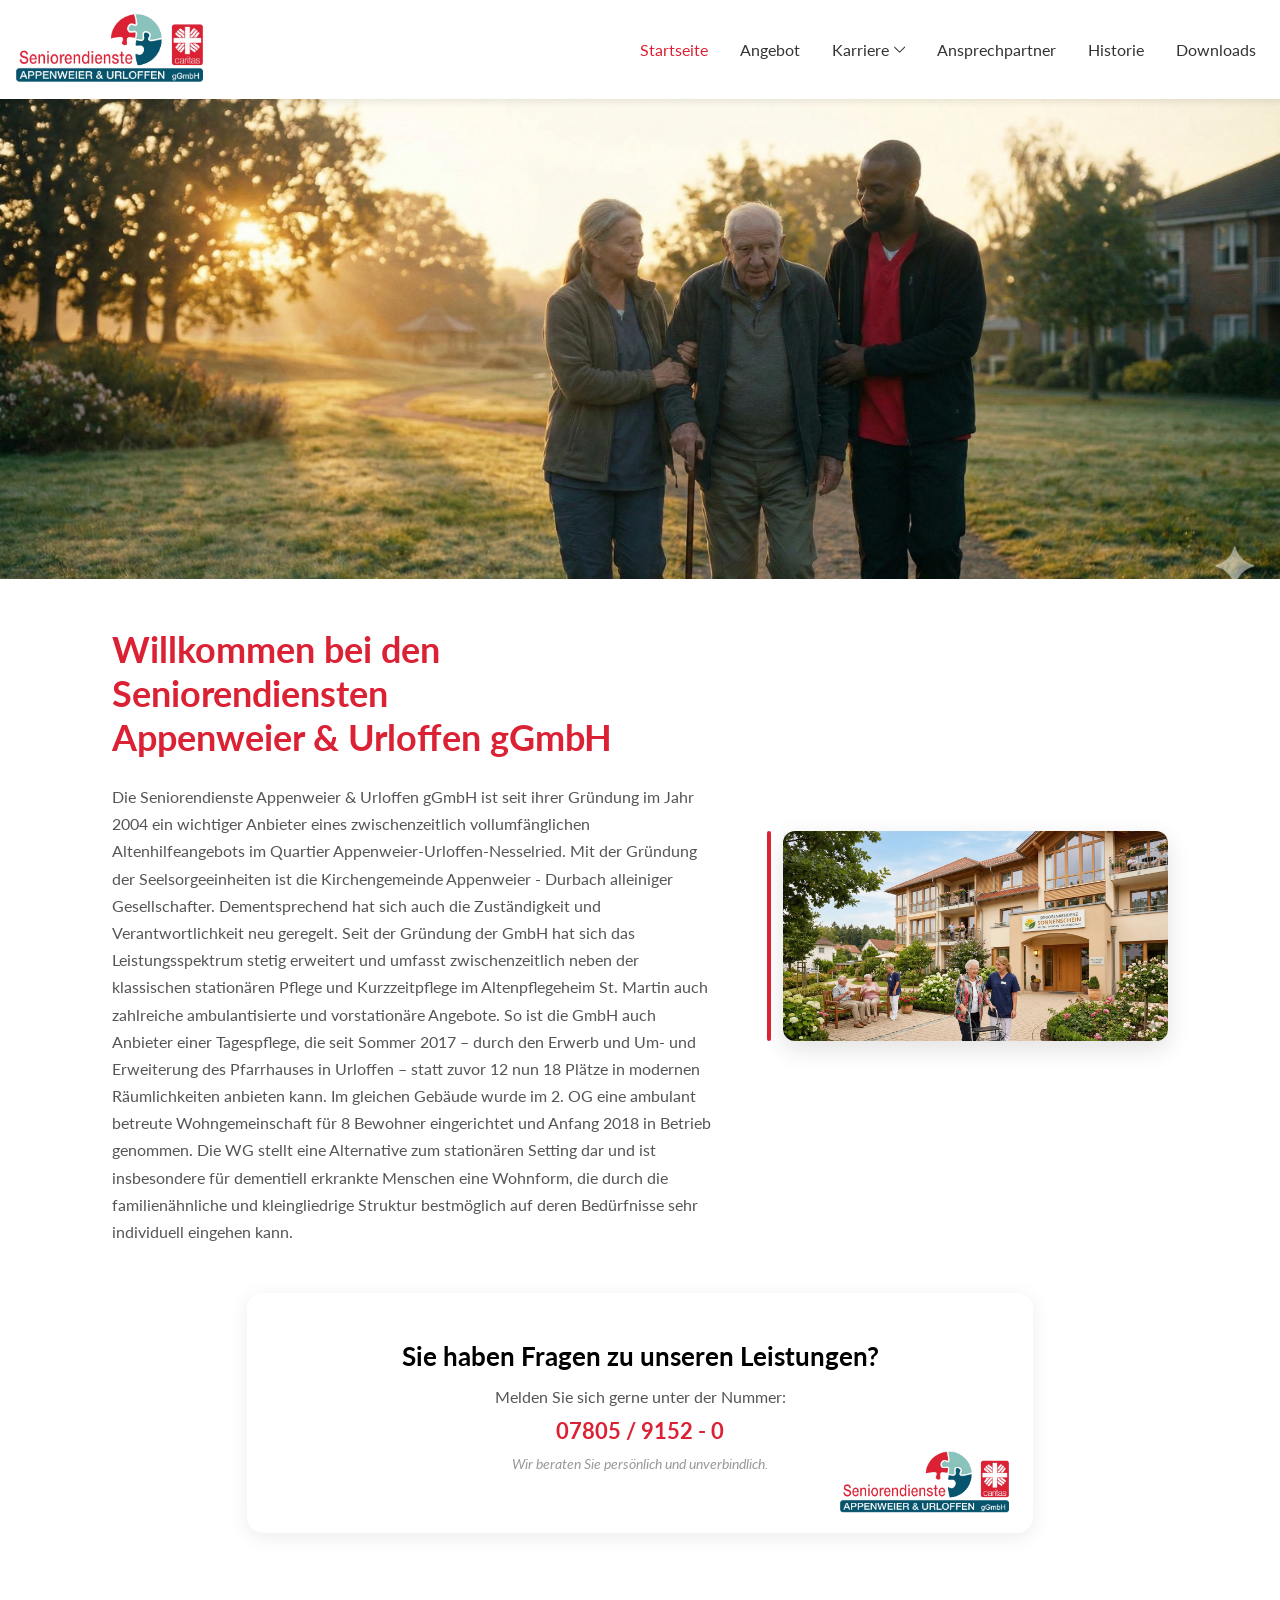
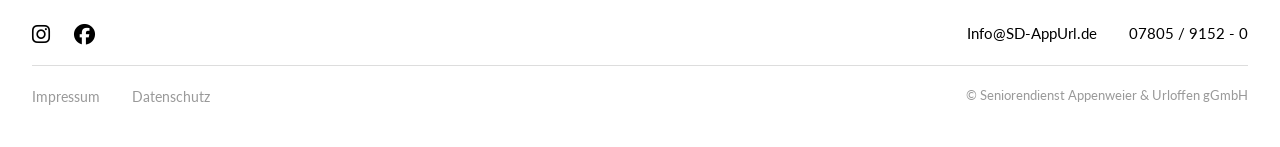
<file: index.html>
<!DOCTYPE html>
<html lang="de">
<head>
    <meta charset="UTF-8">
    <meta name="viewport" content="width=device-width, initial-scale=1.0">
    <title>Seniorendienste Appenweier &amp; Urloffen gGmbH</title>
    <link rel="preconnect" href="https://fonts.googleapis.com">
    <link rel="preconnect" href="https://fonts.gstatic.com" crossorigin>
    <link href="https://fonts.googleapis.com/css2?family=Lato:wght@400;700&display=swap" rel="stylesheet">
    <link rel="stylesheet" href="https://cdnjs.cloudflare.com/ajax/libs/font-awesome/6.5.1/css/all.min.css">
    <link rel="stylesheet" href="css/style.css">
    <link rel="stylesheet" href="css/pages/index.css">
</head>
<body>
    <nav class="navbar">
        <a href="#" class="navbar-logo">
            <img src="logo.png" alt="Seniorendienste Appenweier &amp; Url">
        </a>
        <button class="hamburger" aria-label="Menü" aria-expanded="false">
            <span></span>
            <span></span>
            <span></span>
        </button>
        <ul class="nav-links">
            <li><a href="#" class="active">Startseite</a></li>
            <li><a href="html/angebot.html">Angebot</a></li>
            <li class="nav-dropdown">
                <input type="checkbox" id="karriere_check" class="dropdown-checkbox">
                <label for="karriere_check" class="dropdown-label">
                    Karriere
                    <svg class="dropdown-pfeil" viewBox="0 0 330 330">
                        <path d="M250.606,154.389l-150-149.996c-5.857-5.858-15.355-5.858-21.213,0.001
                            c-5.857,5.858-5.857,15.355,0.001,21.213l139.393,139.39L79.393,304.394c-5.857,5.858-5.857,15.355,0.001,21.213
                            C82.322,328.536,86.161,330,90,330s7.678-1.464,10.607-4.394l149.999-150.004c2.814-2.813,4.394-6.628,4.394-10.606
                            C255,161.018,253.42,157.202,250.606,154.389z"/>
                    </svg>
                </label>
                <ul class="dropdown-menu">
                    <li><a href="#">Pflegefachkraft</a></li>
                    <li><a href="#">Pflegehilfskraft</a></li>
                    <li><a href="#">Alltagsbegleiter</a></li>
                    <li><a href="#">Ausbildung</a></li>
                    <li><a href="#">FSJ / BFD</a></li>
                    <li><a href="#">Hauswirtschaft</a></li>
                    <li><a href="#">Verwaltung</a></li>
                </ul>
            </li>
            <li><a href="html/ansprechpartner.html">Ansprechpartner</a></li>
            <li><a href="#">Historie</a></li>
            <li><a href="#">Downloads</a></li>
        </ul>
    </nav>
    <div class="overlay"></div>

    <div class="hero-image">
        <img src="startbild.webp" alt="Seniorendienste Appenweier &amp; Urloffen">
    </div>

    <main>
        <div class="intro-section">
            <div class="intro-text">
                <h1>Willkommen bei den Seniorendiensten <br>Appenweier &amp; Urloffen gGmbH</h1>
                <p>Die Seniorendienste Appenweier &amp; Urloffen gGmbH ist seit ihrer Gründung im Jahr 2004 ein wichtiger Anbieter eines zwischenzeitlich vollumfänglichen Altenhilfeangebots im Quartier Appenweier-Urloffen-Nesselried. Mit der Gründung der Seelsorgeeinheiten ist die Kirchengemeinde Appenweier - Durbach alleiniger Gesellschafter. Dementsprechend hat sich auch die Zuständigkeit und Verantwortlichkeit neu geregelt. Seit der Gründung der GmbH hat sich das Leistungsspektrum stetig erweitert und umfasst zwischenzeitlich neben der klassischen stationären Pflege und Kurzzeitpflege im Altenpflegeheim St. Martin auch zahlreiche ambulantisierte und vorstationäre Angebote. So ist die GmbH auch Anbieter einer Tagespflege, die seit Sommer 2017 – durch den Erwerb und Um- und Erweiterung des Pfarrhauses in Urloffen – statt zuvor 12 nun 18 Plätze in modernen Räumlichkeiten anbieten kann. Im gleichen Gebäude wurde im 2. OG eine ambulant betreute Wohngemeinschaft für 8 Bewohner eingerichtet und Anfang 2018 in Betrieb genommen. Die WG stellt eine Alternative zum stationären Setting dar und ist insbesondere für dementiell erkrankte Menschen eine Wohnform, die durch die familienähnliche und kleingliedrige Struktur bestmöglich auf deren Bedürfnisse sehr individuell eingehen kann.</p>
            </div>
            <div class="intro-image">
                <img src="pflegeheim.webp" alt="Pflegeheim Seniorendienste">
            </div>
        </div>
    </main>

    <div class="fragen-wrapper">
        <div class="fragen-box">
            <div class="fragen-text">
                <h2>Sie haben Fragen zu unseren Leistungen?</h2>
                <p>Melden Sie sich gerne unter der Nummer:</p>
                <a href="tel:+497805915200" class="fragen-tel">07805 / 9152 - 0</a>
                <p class="fragen-hinweis">Wir beraten Sie persönlich und unverbindlich.</p>
            </div>
            <div class="fragen-logo">
                <img src="logo.png" alt="Seniorendienste Logo">
            </div>
        </div>
    </div>

    <div class="footer-wrapper">
    <footer>
        <div class="footer-top">
            <div class="footer-icons">
                <a href="#" aria-label="Instagram"><i class="fab fa-instagram"></i></a>
                <a href="#" aria-label="Facebook"><i class="fab fa-facebook"></i></a>
            </div>
            <div class="footer-contact">
                <a href="mailto:Info@SD-AppUrl.de">Info@SD-AppUrl.de</a>
                <a href="tel:+497805915200">07805 / 9152 - 0</a>
            </div>
        </div>
        <hr class="footer-divider">
        <div class="footer-bottom">
            <div class="footer-links">
                <a href="#">Impressum</a>
                <a href="#">Datenschutz</a>
            </div>
            <p>&copy; Seniorendienst Appenweier &amp; Urloffen gGmbH</p>
        </div>
    </footer>
    </div>

    <script src="js/main.js"></script>
    <script src="js/pages/index.js"></script>
</body>
</html>
</file>
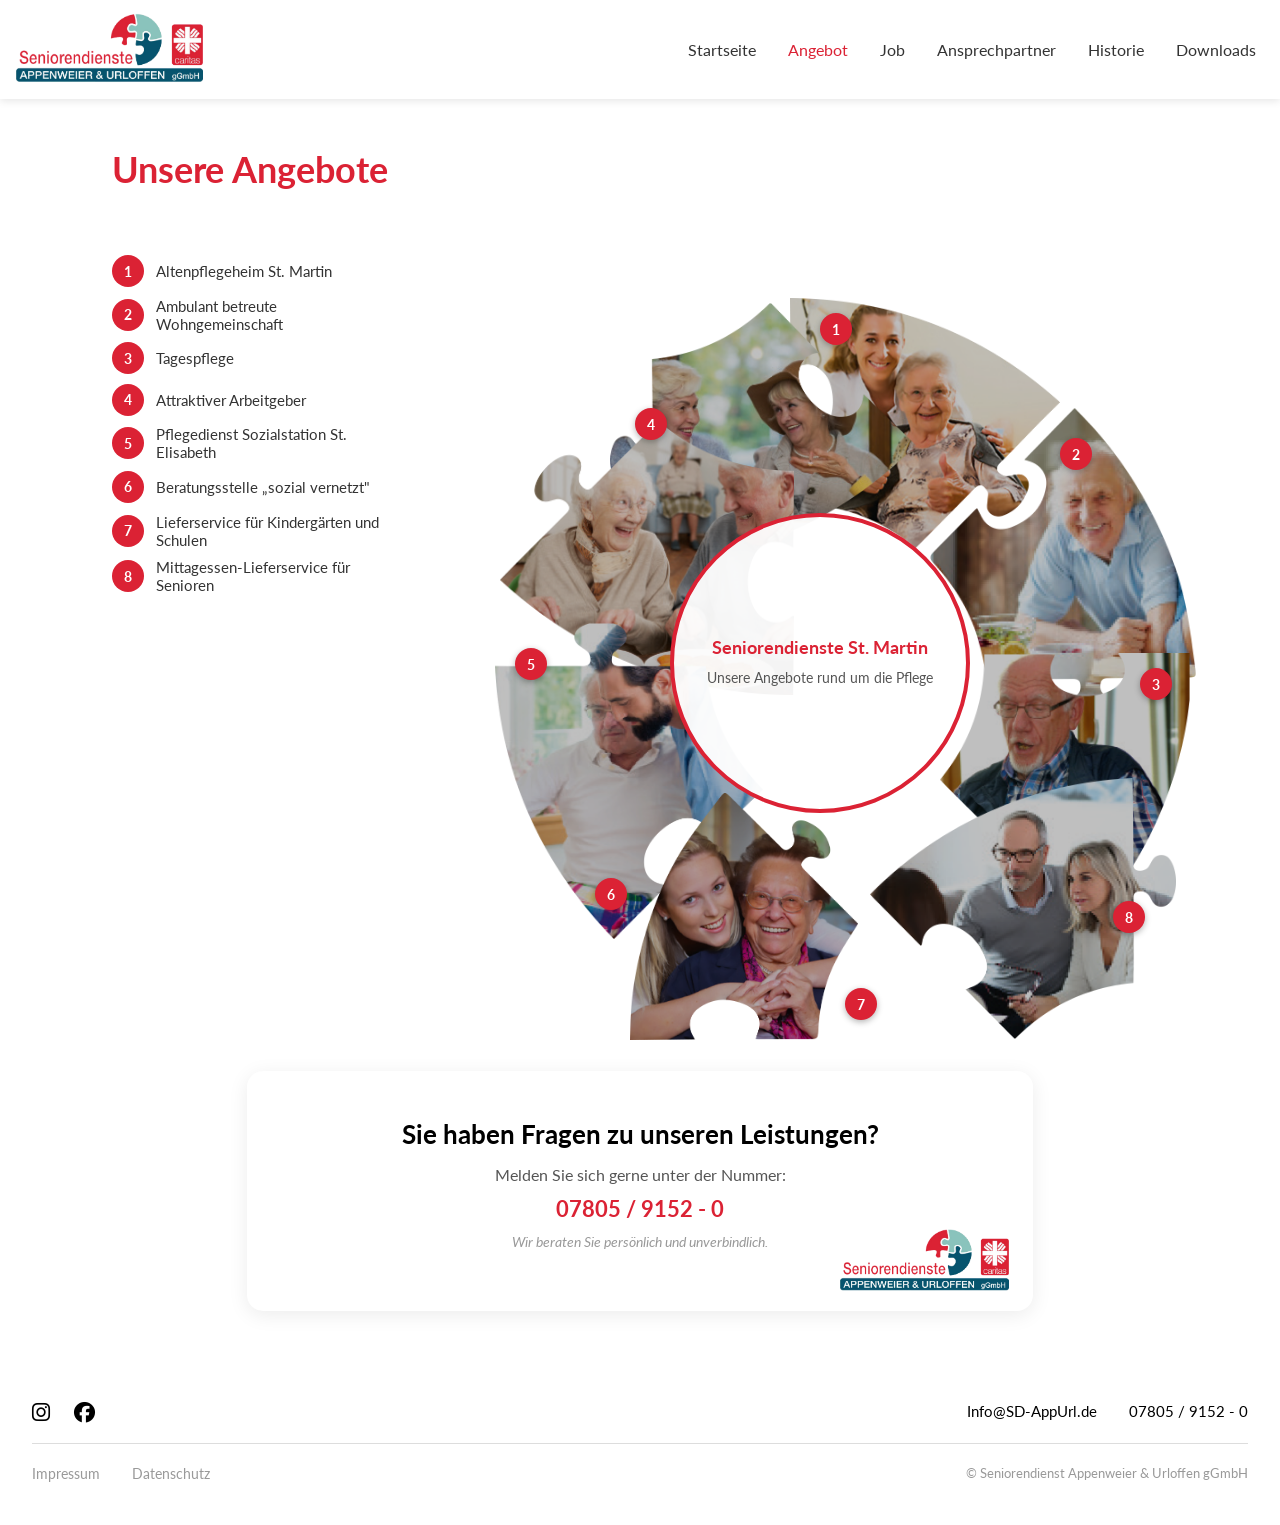
<file: angebot.html>
<!DOCTYPE html>
<html lang="de">
<head>
    <meta charset="UTF-8">
    <meta name="viewport" content="width=device-width, initial-scale=1.0">
    <title>Angebote — Seniorendienste Appenweier &amp; Urloffen gGmbH</title>
    <link rel="preconnect" href="https://fonts.googleapis.com">
    <link rel="preconnect" href="https://fonts.gstatic.com" crossorigin>
    <link href="https://fonts.googleapis.com/css2?family=Lato:wght@400;700&display=swap" rel="stylesheet">
    <link rel="stylesheet" href="https://cdnjs.cloudflare.com/ajax/libs/font-awesome/6.5.1/css/all.min.css">
    <link rel="stylesheet" href="style.css">
    <link rel="stylesheet" href="myangebot.css">
</head>
<body>
    <nav class="navbar">
        <a href="index.html" class="navbar-logo">
            <img src="logo.png" alt="Seniorendienste Appenweier &amp; Url">
        </a>
        <button class="hamburger" aria-label="Menü" aria-expanded="false">
            <span></span>
            <span></span>
            <span></span>
        </button>
        <ul class="nav-links">
            <li><a href="index.html">Startseite</a></li>
            <li><a href="angebot.html" class="active">Angebot</a></li>
            <li><a href="#">Job</a></li>
            <li><a href="#">Ansprechpartner</a></li>
            <li><a href="#">Historie</a></li>
            <li><a href="#">Downloads</a></li>
        </ul>
    </nav>
    <div class="overlay"></div>

    <main>
        <h1>Unsere Angebote</h1>

        <div class="puzzle-container">
            <div class="puzzle-legende">
                <div class="legende-item"><span class="legende-nummer n1">1</span>Altenpflegeheim St. Martin</div>
                <div class="legende-item"><span class="legende-nummer n2">2</span>Ambulant betreute Wohngemeinschaft</div>
                <div class="legende-item"><span class="legende-nummer n3">3</span>Tagespflege</div>
                <div class="legende-item"><span class="legende-nummer n4">4</span>Attraktiver Arbeitgeber</div>
                <div class="legende-item"><span class="legende-nummer n5">5</span>Pflegedienst Sozialstation St. Elisabeth</div>
                <div class="legende-item"><span class="legende-nummer n6">6</span>Beratungsstelle „sozial vernetzt"</div>
                <div class="legende-item"><span class="legende-nummer n7">7</span>Lieferservice für Kindergärten und Schulen</div>
                <div class="legende-item"><span class="legende-nummer n8">8</span>Mittagessen-Lieferservice für Senioren</div>
            </div>

            <div class="puzzle-kreis">
                <ul class="puzzle-bilder">
                    <li class="puzzle-teil p1">
                        <a href="altenpflegeheim.html"><div class="puzzle-bild-wrap" data-info="info1">
                            <img src="images/angebot/angebotDesktop/Bild3.png" alt="Altenpflegeheim">
                            <span class="puzzle-nr n1">1</span>
                        </div></a>
                    </li>
                    <li class="puzzle-teil p2">
                        <a href="#"><div class="puzzle-bild-wrap" data-info="info2">
                            <img src="images/angebot/angebotDesktop/Bild2.png" alt="Wohngemeinschaft">
                            <span class="puzzle-nr n2">2</span>
                        </div></a>
                    </li>
                    <li class="puzzle-teil p3">
                        <a href="tagespflege.html"><div class="puzzle-bild-wrap" data-info="info3">
                            <img src="images/angebot/angebotDesktop/Bild1.png" alt="Tagespflege">
                            <span class="puzzle-nr n3">3</span>
                        </div></a>
                    </li>
                    <li class="puzzle-teil p4">
                        <a href="#"><div class="puzzle-bild-wrap" data-info="info4">
                            <img src="images/angebot/angebotDesktop/Bild8.png" alt="Attraktiver Arbeitgeber">
                            <span class="puzzle-nr n4">4</span>
                        </div></a>
                    </li>
                    <li class="puzzle-teil p5">
                        <a href="#"><div class="puzzle-bild-wrap" data-info="info5">
                            <img src="images/angebot/angebotDesktop/Bild7.png" alt="Pflegedienst">
                            <span class="puzzle-nr n5">5</span>
                        </div></a>
                    </li>
                    <li class="puzzle-teil p6">
                        <a href="#"><div class="puzzle-bild-wrap" data-info="info6">
                            <img src="images/angebot/angebotDesktop/Bild6.png" alt="Beratungsstelle">
                            <span class="puzzle-nr n6">6</span>
                        </div></a>
                    </li>
                    <li class="puzzle-teil p7">
                        <a href="#"><div class="puzzle-bild-wrap" data-info="info7">
                            <img src="images/angebot/angebotDesktop/Bild5.png" alt="Lieferservice Kinder">
                            <span class="puzzle-nr n7">7</span>
                        </div></a>
                    </li>
                    <li class="puzzle-teil p8">
                        <a href="#"><div class="puzzle-bild-wrap" data-info="info8">
                            <img src="images/angebot/angebotDesktop/Bild4.png" alt="Lieferservice Senioren">
                            <span class="puzzle-nr n8">8</span>
                        </div></a>
                    </li>
                </ul>

                <div class="puzzle-info-kreis">
                    <div id="info1" class="puzzle-info">
                        <h3>Altenpflegeheim St. Martin</h3>
                        <p>Professionelle stationäre Pflege und Kurzzeitpflege</p>
                    </div>
                    <div id="info2" class="puzzle-info">
                        <h3>Ambulant betreute Wohngemeinschaft</h3>
                        <p>In familiärer Atmosphäre selbstbestimmt leben</p>
                    </div>
                    <div id="info3" class="puzzle-info">
                        <h3>Tagespflege St. Martin</h3>
                        <p>Tagsüber gut umsorgt — gemeinsam den Tag verbringen</p>
                    </div>
                    <div id="info4" class="puzzle-info">
                        <h3>Attraktiver Arbeitgeber</h3>
                        <p>Werden Sie Teil unseres Teams</p>
                    </div>
                    <div id="info5" class="puzzle-info">
                        <h3>Pflegedienst Sozialstation St. Elisabeth</h3>
                        <p>Individuelle Versorgung und Unterstützung in Ihrem Zuhause</p>
                    </div>
                    <div id="info6" class="puzzle-info">
                        <h3>Beratungsstelle „sozial vernetzt"</h3>
                        <p>Fachkundige Beratung, Begleitung und Vermittlung</p>
                    </div>
                    <div id="info7" class="puzzle-info">
                        <h3>Lieferservice für Kindergärten und Schulen</h3>
                        <p>Täglich frische, gesunde Mahlzeiten für Kinder</p>
                    </div>
                    <div id="info8" class="puzzle-info">
                        <h3>Mittagessen-Lieferservice für Senioren</h3>
                        <p>Hochwertiges Mittagessen direkt zu Ihnen nach Hause</p>
                    </div>
                    <div id="infoDefault" class="puzzle-info active">
                        <h3>Seniorendienste St. Martin</h3>
                        <p>Unsere Angebote rund um die Pflege</p>
                    </div>
                </div>
            </div>
        </div>
    </main>

    <div class="fragen-wrapper">
        <div class="fragen-box">
            <div class="fragen-text">
                <h2>Sie haben Fragen zu unseren Leistungen?</h2>
                <p>Melden Sie sich gerne unter der Nummer:</p>
                <a href="tel:+497805915200" class="fragen-tel">07805 / 9152 - 0</a>
                <p class="fragen-hinweis">Wir beraten Sie persönlich und unverbindlich.</p>
            </div>
            <div class="fragen-logo">
                <img src="logo.png" alt="Seniorendienste Logo">
            </div>
        </div>
    </div>

    <div class="footer-wrapper">
    <footer>
        <div class="footer-top">
            <div class="footer-icons">
                <a href="#" aria-label="Instagram"><i class="fab fa-instagram"></i></a>
                <a href="#" aria-label="Facebook"><i class="fab fa-facebook"></i></a>
            </div>
            <div class="footer-contact">
                <a href="mailto:Info@SD-AppUrl.de">Info@SD-AppUrl.de</a>
                <a href="tel:+497805915200">07805 / 9152 - 0</a>
            </div>
        </div>
        <hr class="footer-divider">
        <div class="footer-bottom">
            <div class="footer-links">
                <a href="#">Impressum</a>
                <a href="#">Datenschutz</a>
            </div>
            <p>&copy; Seniorendienst Appenweier &amp; Urloffen gGmbH</p>
        </div>
    </footer>
    </div>

    <script src="main.js"></script>
    <script src="angebot.js"></script>
</body>
</html>
</file>
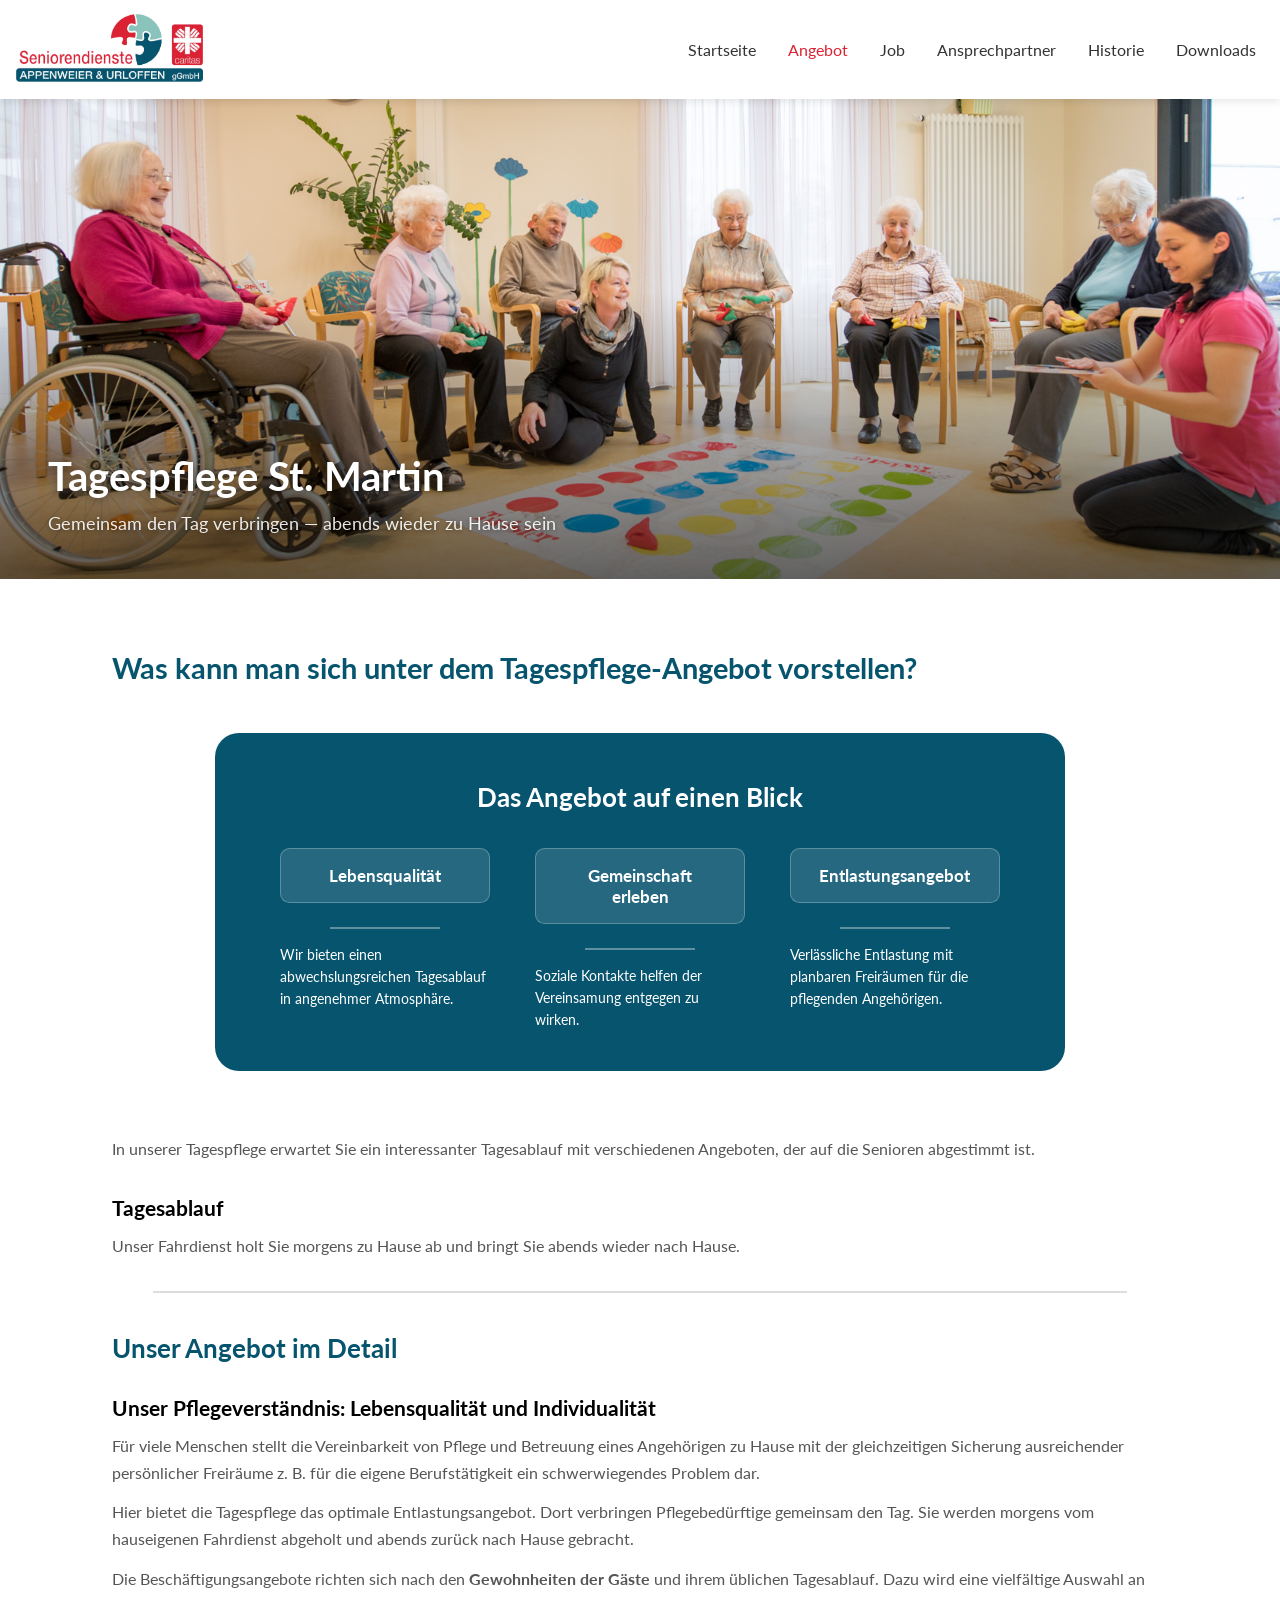
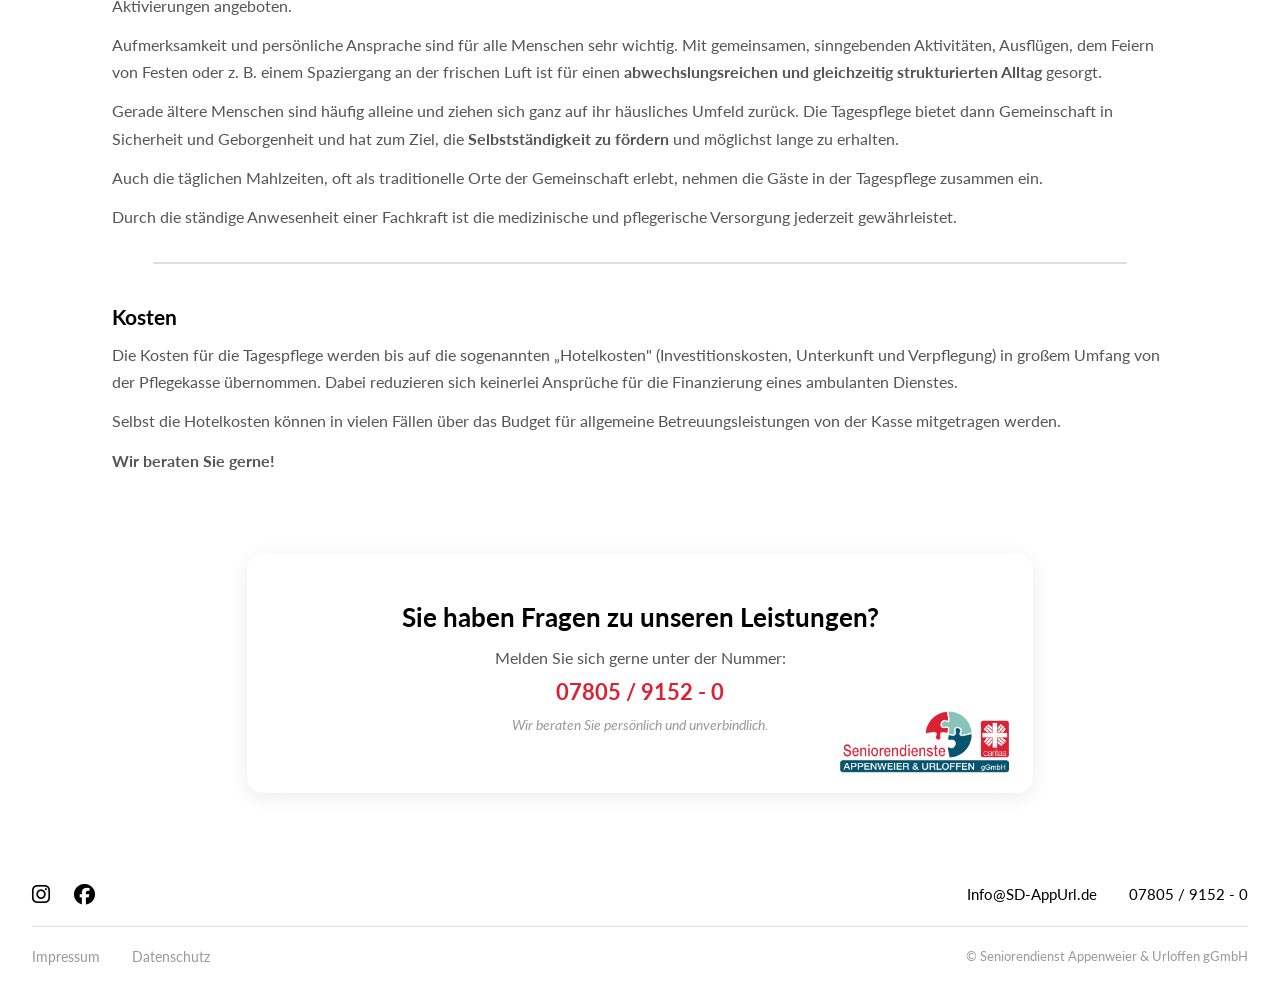
<file: tagespflege.html>
<!DOCTYPE html>
<html lang="de">
<head>
    <meta charset="UTF-8">
    <meta name="viewport" content="width=device-width, initial-scale=1.0">
    <title>Tagespflege St. Martin — Seniorendienste Appenweier &amp; Urloffen gGmbH</title>
    <link rel="preconnect" href="https://fonts.googleapis.com">
    <link rel="preconnect" href="https://fonts.gstatic.com" crossorigin>
    <link href="https://fonts.googleapis.com/css2?family=Lato:wght@400;700&display=swap" rel="stylesheet">
    <link rel="stylesheet" href="https://cdnjs.cloudflare.com/ajax/libs/font-awesome/6.5.1/css/all.min.css">
    <link rel="stylesheet" href="style.css">
    <link rel="stylesheet" href="mytagespflege.css">
</head>
<body>
    <nav class="navbar">
        <a href="index.html" class="navbar-logo">
            <img src="logo.png" alt="Seniorendienste Appenweier &amp; Urloffen">
        </a>
        <button class="hamburger" aria-label="Menü" aria-expanded="false">
            <span></span>
            <span></span>
            <span></span>
        </button>
        <ul class="nav-links">
            <li><a href="index.html">Startseite</a></li>
            <li><a href="angebot.html" class="active">Angebot</a></li>
            <li><a href="#">Job</a></li>
            <li><a href="#">Ansprechpartner</a></li>
            <li><a href="#">Historie</a></li>
            <li><a href="#">Downloads</a></li>
        </ul>
    </nav>
    <div class="overlay"></div>

    <div class="hero-image hero-overlay">
        <img src="images/tagespflege/tagespflege.jpg" alt="Tagespflege St. Martin">
        <div class="hero-text">
            <h1>Tagespflege St. Martin</h1>
            <p>Gemeinsam den Tag verbringen — abends wieder zu Hause sein</p>
        </div>
    </div>

    <main>
        <!-- Intro -->
        <div class="tp-intro">
            <h2>Was kann man sich unter dem Tagespflege-Angebot vorstellen?</h2>
        </div>

        <!-- Drei Säulen -->
        <div class="saeulen-box">
            <h3 class="saeulen-titel">Das Angebot auf einen Blick</h3>
            <div class="saeulen-cards">
                <div class="saeulen-card">
                    <span class="saeulen-label">Lebensqualität</span>
                    <span class="saeulen-line"></span>
                    <p>Wir bieten einen abwechslungsreichen Tagesablauf in angenehmer Atmosphäre.</p>
                </div>
                <div class="saeulen-card">
                    <span class="saeulen-label">Gemeinschaft erleben</span>
                    <span class="saeulen-line"></span>
                    <p>Soziale Kontakte helfen der Vereinsamung entgegen zu wirken.</p>
                </div>
                <div class="saeulen-card">
                    <span class="saeulen-label">Entlastungsangebot</span>
                    <span class="saeulen-line"></span>
                    <p>Verlässliche Entlastung mit planbaren Freiräumen für die pflegenden Angehörigen.</p>
                </div>
            </div>
        </div>

        <!-- Einleitung -->
        <div class="tp-textblock">
            <p>In unserer Tagespflege erwartet Sie ein interessanter Tagesablauf mit verschiedenen Angeboten, der auf die Senioren abgestimmt ist.</p>
        </div>

        <!-- Tagesablauf -->
        <div class="tp-textblock">
            <h3>Tagesablauf</h3>
            <p>Unser Fahrdienst holt Sie morgens zu Hause ab und bringt Sie abends wieder nach Hause.</p>
        </div>

        <hr class="tp-divider">

        <!-- Unser Angebot im Detail -->
        <div class="tp-textblock">
            <h2>Unser Angebot im Detail</h2>
        </div>

        <div class="tp-textblock">
            <h3>Unser Pflegeverständnis: Lebensqualität und Individualität</h3>
            <p>Für viele Menschen stellt die Vereinbarkeit von Pflege und Betreuung eines Angehörigen zu Hause mit der gleichzeitigen Sicherung ausreichender persönlicher Freiräume z. B. für die eigene Berufstätigkeit ein schwerwiegendes Problem dar.</p>
            <p>Hier bietet die Tagespflege das optimale Entlastungsangebot. Dort verbringen Pflegebedürftige gemeinsam den Tag. Sie werden morgens vom hauseigenen Fahrdienst abgeholt und abends zurück nach Hause gebracht.</p>
            <p>Die Beschäftigungsangebote richten sich nach den <strong>Gewohnheiten der Gäste</strong> und ihrem üblichen Tagesablauf. Dazu wird eine vielfältige Auswahl an Aktivierungen angeboten.</p>
            <p>Aufmerksamkeit und persönliche Ansprache sind für alle Menschen sehr wichtig. Mit gemeinsamen, sinngebenden Aktivitäten, Ausflügen, dem Feiern von Festen oder z. B. einem Spaziergang an der frischen Luft ist für einen <strong>abwechslungsreichen und gleichzeitig strukturierten Alltag</strong> gesorgt.</p>
            <p>Gerade ältere Menschen sind häufig alleine und ziehen sich ganz auf ihr häusliches Umfeld zurück. Die Tagespflege bietet dann Gemeinschaft in Sicherheit und Geborgenheit und hat zum Ziel, die <strong>Selbstständigkeit zu fördern</strong> und möglichst lange zu erhalten.</p>
            <p>Auch die täglichen Mahlzeiten, oft als traditionelle Orte der Gemeinschaft erlebt, nehmen die Gäste in der Tagespflege zusammen ein.</p>
            <p>Durch die ständige Anwesenheit einer Fachkraft ist die medizinische und pflegerische Versorgung jederzeit gewährleistet.</p>
        </div>

        <hr class="tp-divider">

        <!-- Kosten -->
        <div class="tp-textblock">
            <h3>Kosten</h3>
            <p>Die Kosten für die Tagespflege werden bis auf die sogenannten „Hotelkosten" (Investitionskosten, Unterkunft und Verpflegung) in großem Umfang von der Pflegekasse übernommen. Dabei reduzieren sich keinerlei Ansprüche für die Finanzierung eines ambulanten Dienstes.</p>
            <p>Selbst die Hotelkosten können in vielen Fällen über das Budget für allgemeine Betreuungsleistungen von der Kasse mitgetragen werden.</p>
            <p><strong>Wir beraten Sie gerne!</strong></p>
        </div>
    </main>

    <div class="fragen-wrapper">
        <div class="fragen-box">
            <div class="fragen-text">
                <h2>Sie haben Fragen zu unseren Leistungen?</h2>
                <p>Melden Sie sich gerne unter der Nummer:</p>
                <a href="tel:+497805915200" class="fragen-tel">07805 / 9152 - 0</a>
                <p class="fragen-hinweis">Wir beraten Sie persönlich und unverbindlich.</p>
            </div>
            <div class="fragen-logo">
                <img src="logo.png" alt="Seniorendienste Logo">
            </div>
        </div>
    </div>

    <div class="footer-wrapper">
    <footer>
        <div class="footer-top">
            <div class="footer-icons">
                <a href="#" aria-label="Instagram"><i class="fab fa-instagram"></i></a>
                <a href="#" aria-label="Facebook"><i class="fab fa-facebook"></i></a>
            </div>
            <div class="footer-contact">
                <a href="mailto:Info@SD-AppUrl.de">Info@SD-AppUrl.de</a>
                <a href="tel:+497805915200">07805 / 9152 - 0</a>
            </div>
        </div>
        <hr class="footer-divider">
        <div class="footer-bottom">
            <div class="footer-links">
                <a href="#">Impressum</a>
                <a href="#">Datenschutz</a>
            </div>
            <p>&copy; Seniorendienst Appenweier &amp; Urloffen gGmbH</p>
        </div>
    </footer>
    </div>

    <script src="main.js"></script>
    <script src="tagespflege.js"></script>
</body>
</html>
</file>
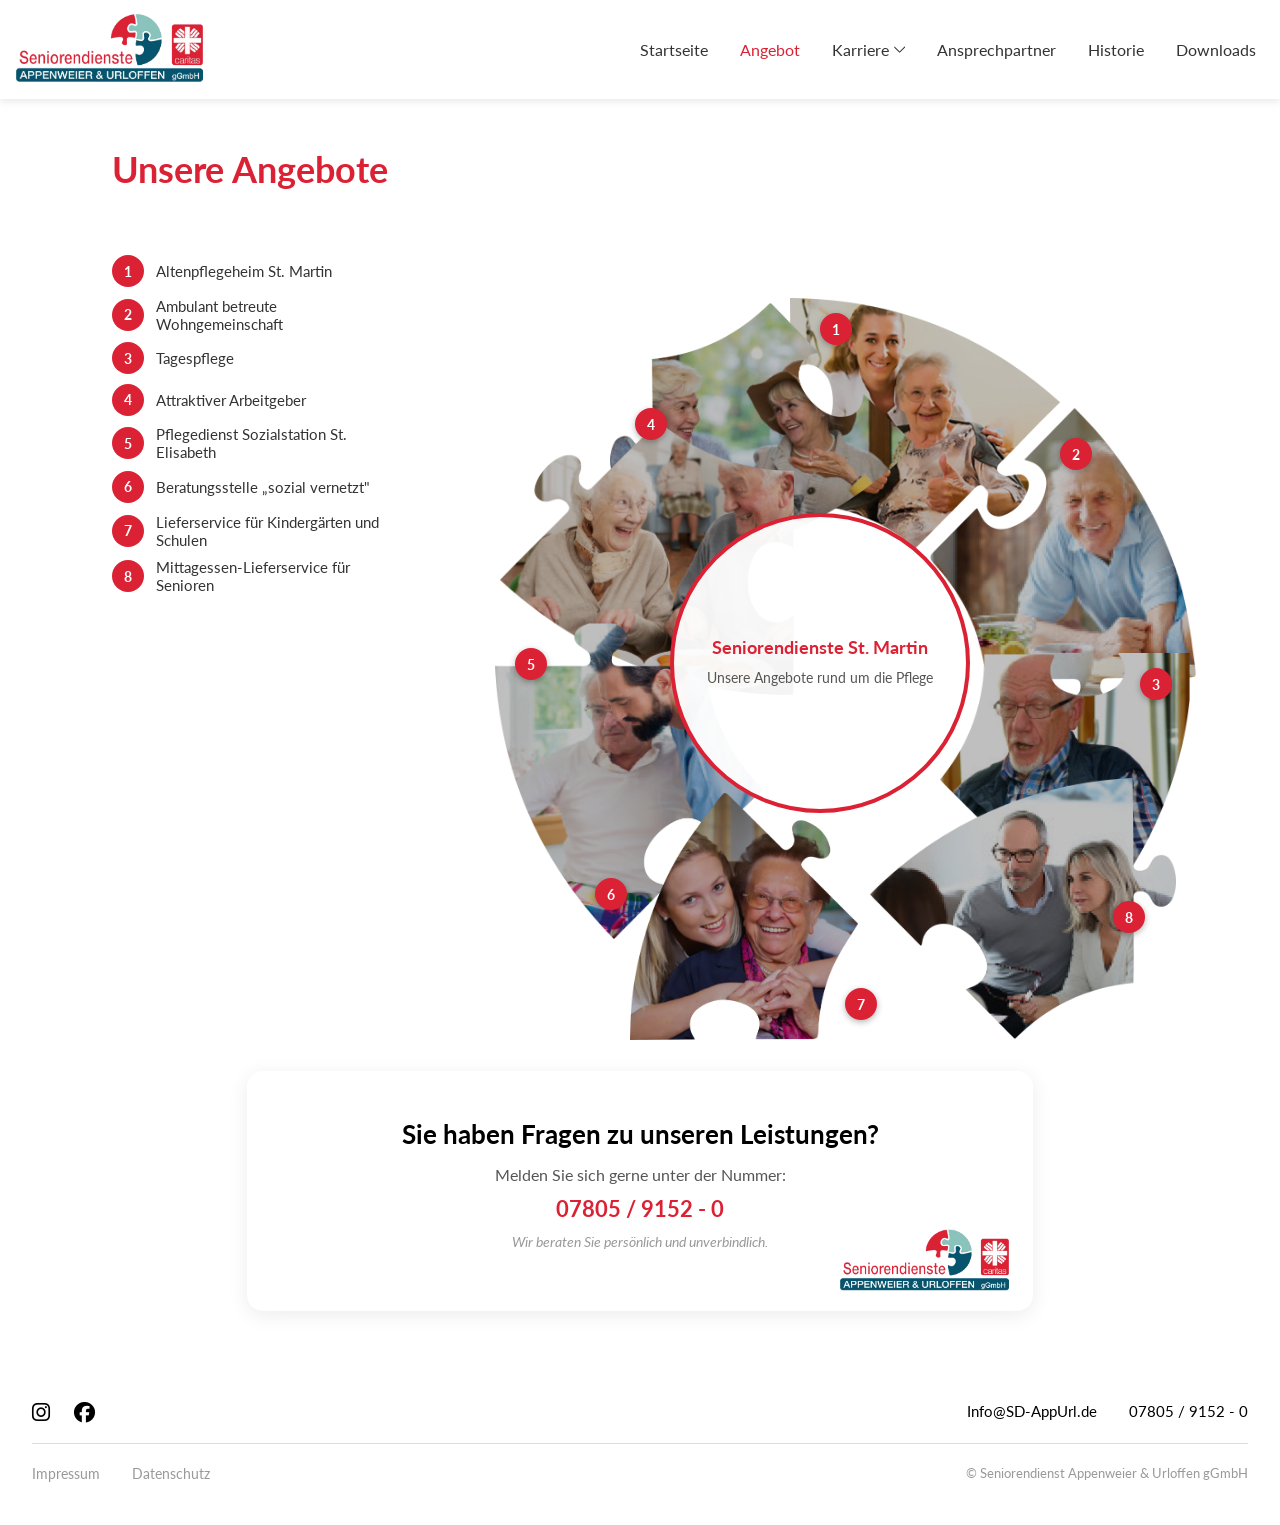
<file: html/angebot.html>
<!DOCTYPE html>
<html lang="de">
<head>
    <meta charset="UTF-8">
    <meta name="viewport" content="width=device-width, initial-scale=1.0">
    <title>Angebote — Seniorendienste Appenweier &amp; Urloffen gGmbH</title>
    <link rel="preconnect" href="https://fonts.googleapis.com">
    <link rel="preconnect" href="https://fonts.gstatic.com" crossorigin>
    <link href="https://fonts.googleapis.com/css2?family=Lato:wght@400;700&display=swap" rel="stylesheet">
    <link rel="stylesheet" href="https://cdnjs.cloudflare.com/ajax/libs/font-awesome/6.5.1/css/all.min.css">
    <link rel="stylesheet" href="../css/style.css">
    <link rel="stylesheet" href="../css/pages/angebot.css">
</head>
<body>
    <nav class="navbar">
        <a href="../index.html" class="navbar-logo">
            <img src="../logo.png" alt="Seniorendienste Appenweier &amp; Url">
        </a>
        <button class="hamburger" aria-label="Menü" aria-expanded="false">
            <span></span>
            <span></span>
            <span></span>
        </button>
        <ul class="nav-links">
            <li><a href="../index.html">Startseite</a></li>
            <li><a href="angebot.html" class="active">Angebot</a></li>
            <li class="nav-dropdown">
                <input type="checkbox" id="karriere_check" class="dropdown-checkbox">
                <label for="karriere_check" class="dropdown-label">
                    Karriere
                    <svg class="dropdown-pfeil" viewBox="0 0 330 330">
                        <path d="M250.606,154.389l-150-149.996c-5.857-5.858-15.355-5.858-21.213,0.001
                            c-5.857,5.858-5.857,15.355,0.001,21.213l139.393,139.39L79.393,304.394c-5.857,5.858-5.857,15.355,0.001,21.213
                            C82.322,328.536,86.161,330,90,330s7.678-1.464,10.607-4.394l149.999-150.004c2.814-2.813,4.394-6.628,4.394-10.606
                            C255,161.018,253.42,157.202,250.606,154.389z"/>
                    </svg>
                </label>
                <ul class="dropdown-menu">
                    <li><a href="#">Pflegefachkraft</a></li>
                    <li><a href="#">Pflegehilfskraft</a></li>
                    <li><a href="#">Alltagsbegleiter</a></li>
                    <li><a href="#">Ausbildung</a></li>
                    <li><a href="#">FSJ / BFD</a></li>
                    <li><a href="#">Hauswirtschaft</a></li>
                    <li><a href="#">Verwaltung</a></li>
                </ul>
            </li>
            <li><a href="ansprechpartner.html">Ansprechpartner</a></li>
            <li><a href="#">Historie</a></li>
            <li><a href="#">Downloads</a></li>
        </ul>
    </nav>
    <div class="overlay"></div>

    <main>
        <h1>Unsere Angebote</h1>

        <div class="puzzle-container">
            <div class="puzzle-legende">
                <div class="legende-item"><span class="legende-nummer n1">1</span>Altenpflegeheim St. Martin</div>
                <div class="legende-item"><span class="legende-nummer n2">2</span>Ambulant betreute Wohngemeinschaft</div>
                <div class="legende-item"><span class="legende-nummer n3">3</span>Tagespflege</div>
                <div class="legende-item"><span class="legende-nummer n4">4</span>Attraktiver Arbeitgeber</div>
                <div class="legende-item"><span class="legende-nummer n5">5</span>Pflegedienst Sozialstation St. Elisabeth</div>
                <div class="legende-item"><span class="legende-nummer n6">6</span>Beratungsstelle „sozial vernetzt"</div>
                <div class="legende-item"><span class="legende-nummer n7">7</span>Lieferservice für Kindergärten und Schulen</div>
                <div class="legende-item"><span class="legende-nummer n8">8</span>Mittagessen-Lieferservice für Senioren</div>
            </div>

            <div class="puzzle-kreis">
                <ul class="puzzle-bilder">
                    <li class="puzzle-teil p1">
                        <a href="altenpflegeheim.html"><div class="puzzle-bild-wrap" data-info="info1">
                            <img src="../images/angebot/angebotDesktop/Bild3.png" alt="Altenpflegeheim">
                            <span class="puzzle-nr n1">1</span>
                        </div></a>
                    </li>
                    <li class="puzzle-teil p2">
                        <a href="ambuWG.html"><div class="puzzle-bild-wrap" data-info="info2">
                            <img src="../images/angebot/angebotDesktop/Bild2.png" alt="Wohngemeinschaft">
                            <span class="puzzle-nr n2">2</span>
                        </div></a>
                    </li>
                    <li class="puzzle-teil p3">
                        <a href="tagespflege.html"><div class="puzzle-bild-wrap" data-info="info3">
                            <img src="../images/angebot/angebotDesktop/Bild1.png" alt="Tagespflege">
                            <span class="puzzle-nr n3">3</span>
                        </div></a>
                    </li>
                    <li class="puzzle-teil p4">
                        <a href="#"><div class="puzzle-bild-wrap" data-info="info4">
                            <img src="../images/angebot/angebotDesktop/Bild8.png" alt="Attraktiver Arbeitgeber">
                            <span class="puzzle-nr n4">4</span>
                        </div></a>
                    </li>
                    <li class="puzzle-teil p5">
                        <a href="#"><div class="puzzle-bild-wrap" data-info="info5">
                            <img src="../images/angebot/angebotDesktop/Bild7.png" alt="Pflegedienst">
                            <span class="puzzle-nr n5">5</span>
                        </div></a>
                    </li>
                    <li class="puzzle-teil p6">
                        <a href="#"><div class="puzzle-bild-wrap" data-info="info6">
                            <img src="../images/angebot/angebotDesktop/Bild6.png" alt="Beratungsstelle">
                            <span class="puzzle-nr n6">6</span>
                        </div></a>
                    </li>
                    <li class="puzzle-teil p7">
                        <a href="#"><div class="puzzle-bild-wrap" data-info="info7">
                            <img src="../images/angebot/angebotDesktop/Bild5.png" alt="Lieferservice Kinder">
                            <span class="puzzle-nr n7">7</span>
                        </div></a>
                    </li>
                    <li class="puzzle-teil p8">
                        <a href="#"><div class="puzzle-bild-wrap" data-info="info8">
                            <img src="../images/angebot/angebotDesktop/Bild4.png" alt="Lieferservice Senioren">
                            <span class="puzzle-nr n8">8</span>
                        </div></a>
                    </li>
                </ul>

                <div class="puzzle-info-kreis">
                    <div id="info1" class="puzzle-info">
                        <h3>Altenpflegeheim St. Martin</h3>
                        <p>Professionelle stationäre Pflege und Kurzzeitpflege</p>
                    </div>
                    <div id="info2" class="puzzle-info">
                        <h3>Ambulant betreute Wohngemeinschaft</h3>
                        <p>In familiärer Atmosphäre selbstbestimmt leben</p>
                    </div>
                    <div id="info3" class="puzzle-info">
                        <h3>Tagespflege St. Martin</h3>
                        <p>Tagsüber gut umsorgt — gemeinsam den Tag verbringen</p>
                    </div>
                    <div id="info4" class="puzzle-info">
                        <h3>Attraktiver Arbeitgeber</h3>
                        <p>Werden Sie Teil unseres Teams</p>
                    </div>
                    <div id="info5" class="puzzle-info">
                        <h3>Pflegedienst Sozialstation St. Elisabeth</h3>
                        <p>Individuelle Versorgung und Unterstützung in Ihrem Zuhause</p>
                    </div>
                    <div id="info6" class="puzzle-info">
                        <h3>Beratungsstelle „sozial vernetzt"</h3>
                        <p>Fachkundige Beratung, Begleitung und Vermittlung</p>
                    </div>
                    <div id="info7" class="puzzle-info">
                        <h3>Lieferservice für Kindergärten und Schulen</h3>
                        <p>Täglich frische, gesunde Mahlzeiten für Kinder</p>
                    </div>
                    <div id="info8" class="puzzle-info">
                        <h3>Mittagessen-Lieferservice für Senioren</h3>
                        <p>Hochwertiges Mittagessen direkt zu Ihnen nach Hause</p>
                    </div>
                    <div id="infoDefault" class="puzzle-info active">
                        <h3>Seniorendienste St. Martin</h3>
                        <p>Unsere Angebote rund um die Pflege</p>
                    </div>
                </div>
            </div>
        </div>
    </main>

    <div class="fragen-wrapper">
        <div class="fragen-box">
            <div class="fragen-text">
                <h2>Sie haben Fragen zu unseren Leistungen?</h2>
                <p>Melden Sie sich gerne unter der Nummer:</p>
                <a href="tel:+497805915200" class="fragen-tel">07805 / 9152 - 0</a>
                <p class="fragen-hinweis">Wir beraten Sie persönlich und unverbindlich.</p>
            </div>
            <div class="fragen-logo">
                <img src="../logo.png" alt="Seniorendienste Logo">
            </div>
        </div>
    </div>

    <div class="footer-wrapper">
    <footer>
        <div class="footer-top">
            <div class="footer-icons">
                <a href="#" aria-label="Instagram"><i class="fab fa-instagram"></i></a>
                <a href="#" aria-label="Facebook"><i class="fab fa-facebook"></i></a>
            </div>
            <div class="footer-contact">
                <a href="mailto:Info@SD-AppUrl.de">Info@SD-AppUrl.de</a>
                <a href="tel:+497805915200">07805 / 9152 - 0</a>
            </div>
        </div>
        <hr class="footer-divider">
        <div class="footer-bottom">
            <div class="footer-links">
                <a href="#">Impressum</a>
                <a href="#">Datenschutz</a>
            </div>
            <p>&copy; Seniorendienst Appenweier &amp; Urloffen gGmbH</p>
        </div>
    </footer>
    </div>

    <script src="../js/main.js"></script>
    <script src="../js/pages/angebot.js"></script>
</body>
</html>
</file>
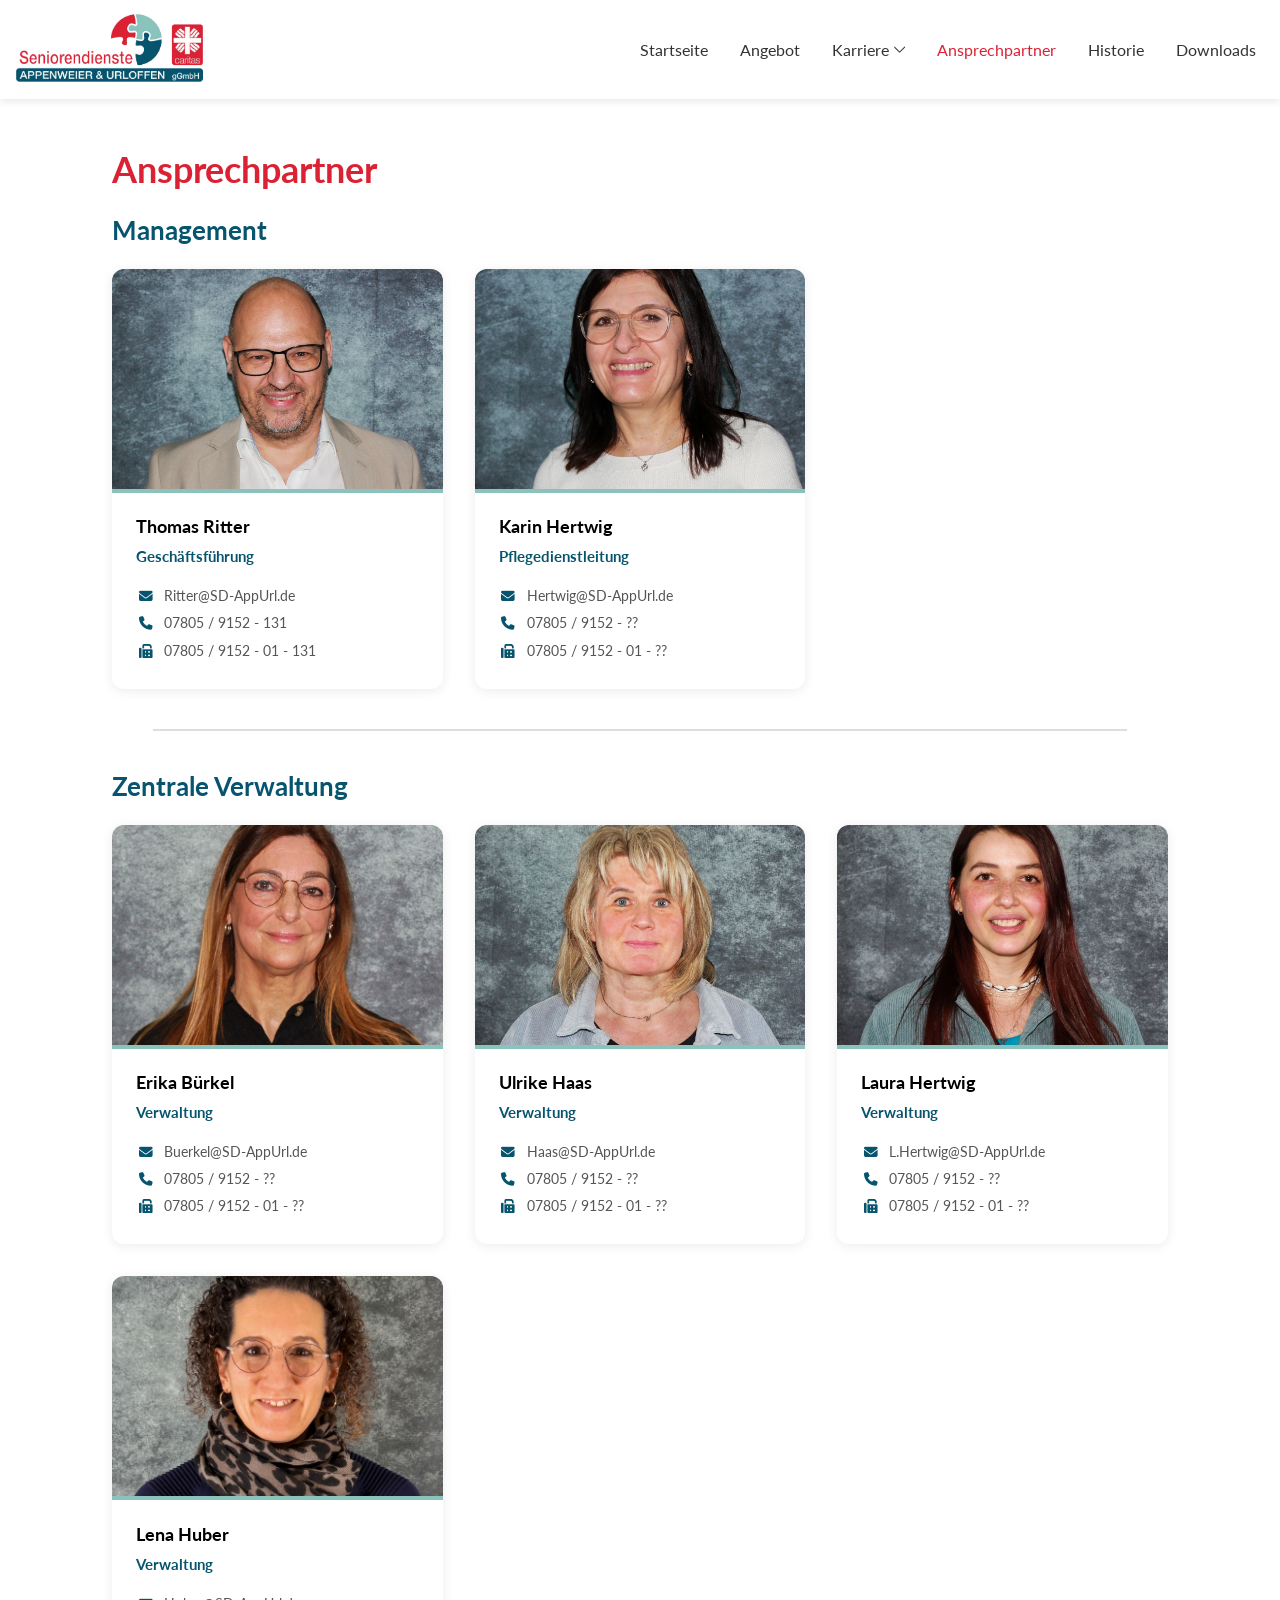
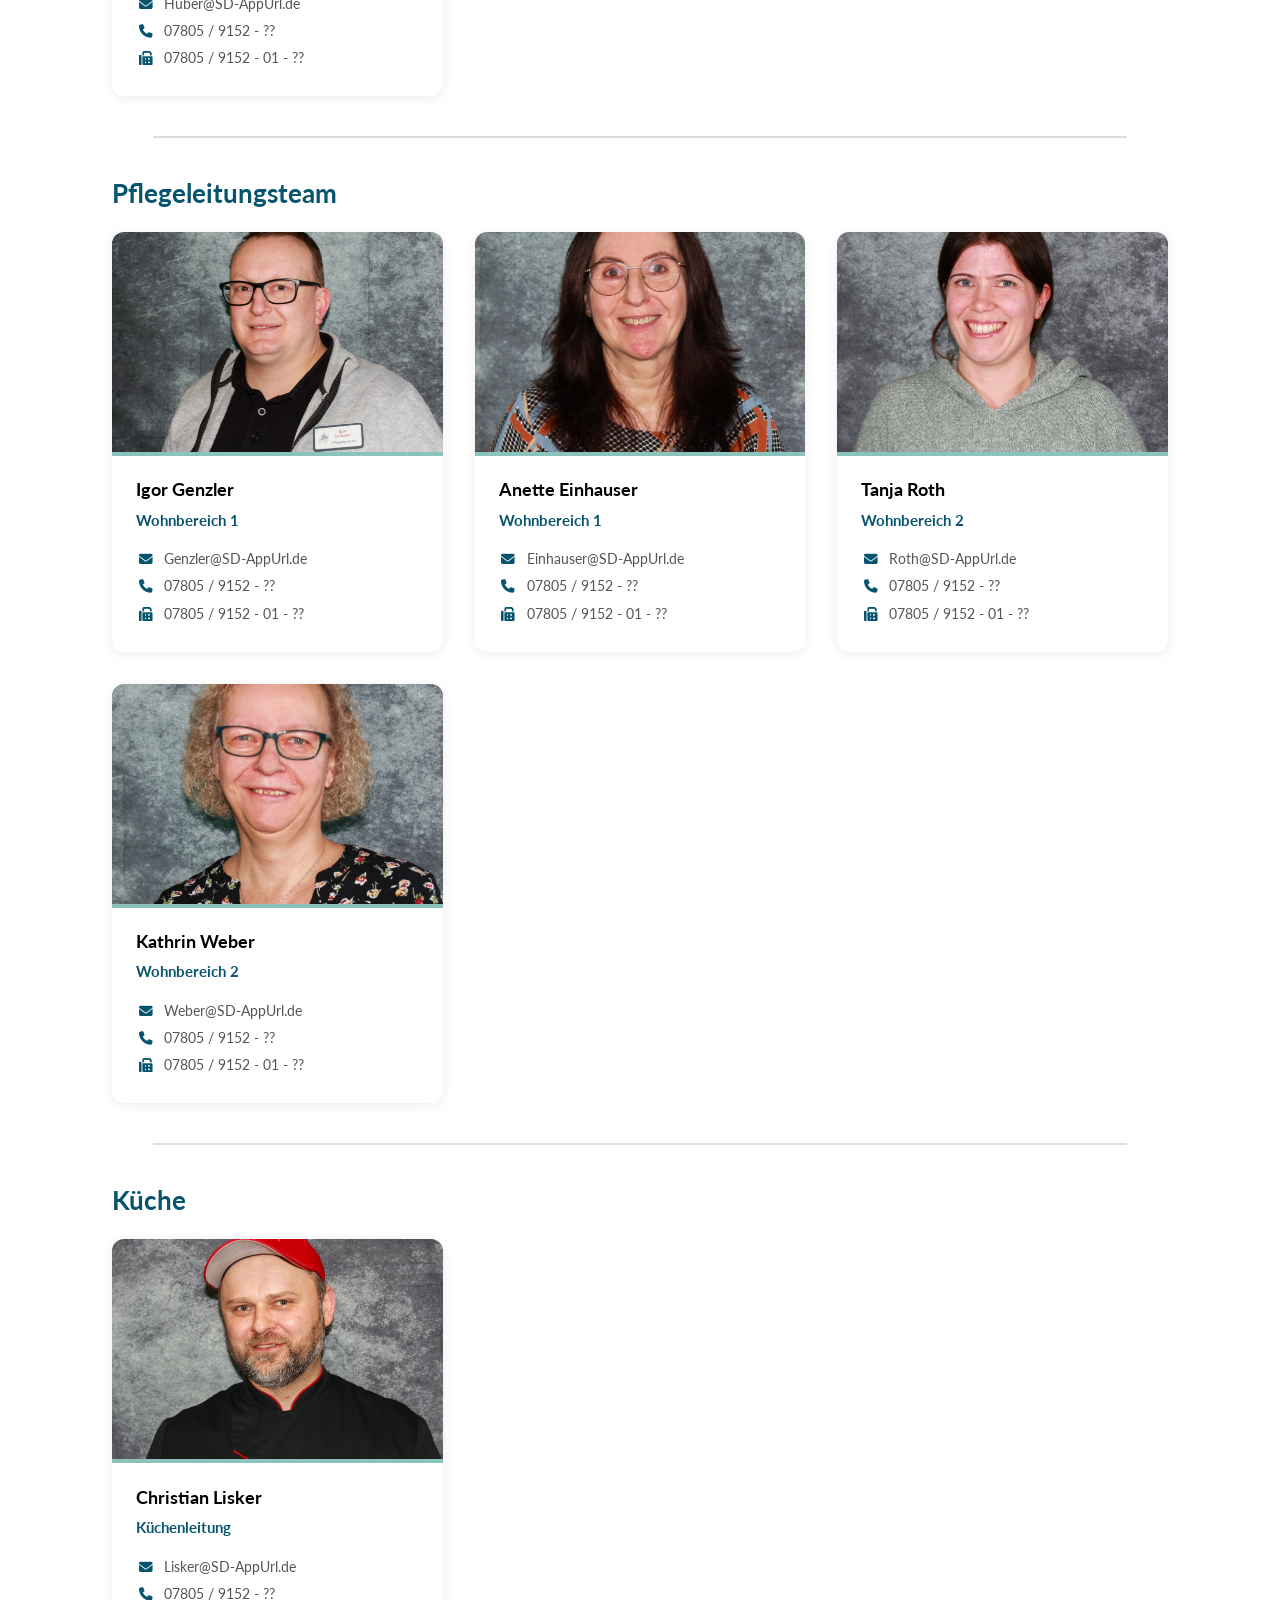
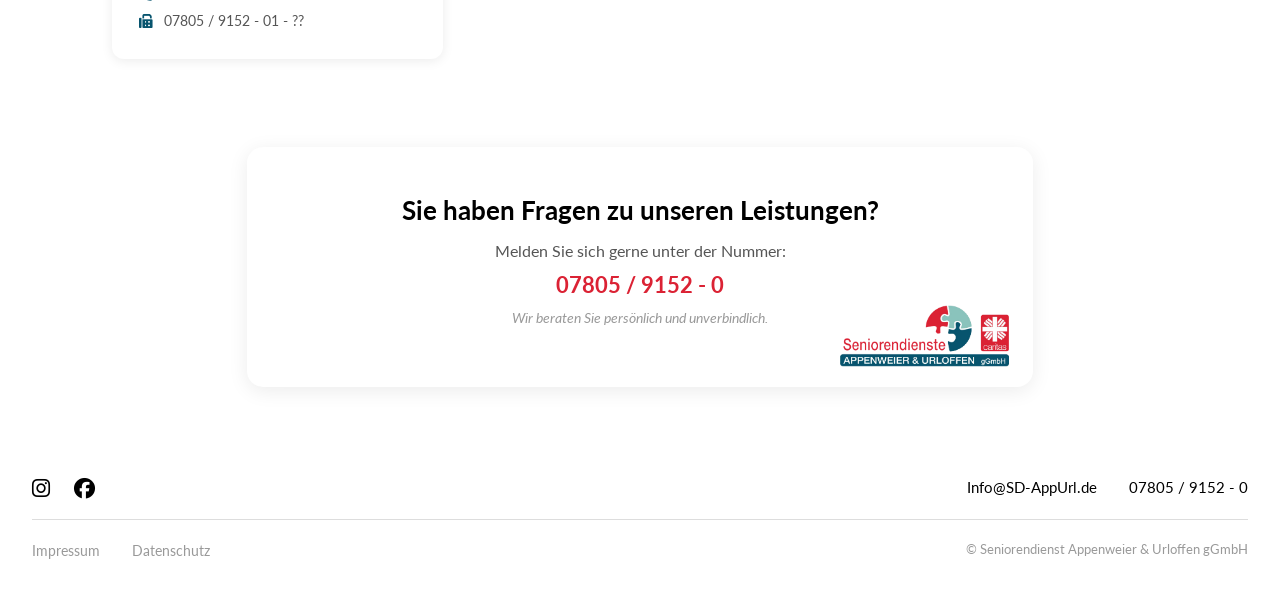
<file: html/ansprechpartner.html>
<!DOCTYPE html>
<html lang="de">
<head>
    <meta charset="UTF-8">
    <meta name="viewport" content="width=device-width, initial-scale=1.0">
    <meta name="format-detection" content="telephone=no">
    <title>Ansprechpartner — Seniorendienste Appenweier &amp; Urloffen gGmbH</title>
    <link rel="preconnect" href="https://fonts.googleapis.com">
    <link rel="preconnect" href="https://fonts.gstatic.com" crossorigin>
    <link href="https://fonts.googleapis.com/css2?family=Lato:wght@400;700&display=swap" rel="stylesheet">
    <link rel="stylesheet" href="https://cdnjs.cloudflare.com/ajax/libs/font-awesome/6.5.1/css/all.min.css">
    <link rel="stylesheet" href="../css/style.css">
    <link rel="stylesheet" href="../css/pages/ansprechpartner.css">
</head>
<body>
    <nav class="navbar">
        <a href="../index.html" class="navbar-logo">
            <img src="../logo.png" alt="Seniorendienste Appenweier &amp; Urloffen">
        </a>
        <button class="hamburger" aria-label="Menü" aria-expanded="false">
            <span></span>
            <span></span>
            <span></span>
        </button>
        <ul class="nav-links">
            <li><a href="../index.html">Startseite</a></li>
            <li><a href="angebot.html">Angebot</a></li>
            <li class="nav-dropdown">
                <input type="checkbox" id="karriere_check" class="dropdown-checkbox">
                <label for="karriere_check" class="dropdown-label">
                    Karriere
                    <svg class="dropdown-pfeil" viewBox="0 0 330 330">
                        <path d="M250.606,154.389l-150-149.996c-5.857-5.858-15.355-5.858-21.213,0.001
                            c-5.857,5.858-5.857,15.355,0.001,21.213l139.393,139.39L79.393,304.394c-5.857,5.858-5.857,15.355,0.001,21.213
                            C82.322,328.536,86.161,330,90,330s7.678-1.464,10.607-4.394l149.999-150.004c2.814-2.813,4.394-6.628,4.394-10.606
                            C255,161.018,253.42,157.202,250.606,154.389z"/>
                    </svg>
                </label>
                <ul class="dropdown-menu">
                    <li><a href="#">Pflegefachkraft</a></li>
                    <li><a href="#">Pflegehilfskraft</a></li>
                    <li><a href="#">Alltagsbegleiter</a></li>
                    <li><a href="#">Ausbildung</a></li>
                    <li><a href="#">FSJ / BFD</a></li>
                    <li><a href="#">Hauswirtschaft</a></li>
                    <li><a href="#">Verwaltung</a></li>
                </ul>
            </li>
            <li><a href="#" class="active">Ansprechpartner</a></li>
            <li><a href="#">Historie</a></li>
            <li><a href="#">Downloads</a></li>
        </ul>
    </nav>
    <div class="overlay"></div>

    <main>
        <h1>Ansprechpartner</h1>

        <!-- Management -->
        <section class="ap-section">
            <h2>Management</h2>
            <div class="ap-grid">
                <div class="ap-card">
                    <div class="ap-foto"><img src="../images/mitarbeiter/Thomas_Ritter.jpg" alt="Thomas Ritter"></div>
                    <div class="ap-akzent"></div>
                    <div class="ap-body">
                        <p class="ap-name">Thomas Ritter</p>
                        <p class="ap-funktion">Geschäftsführung</p>
                        <div class="ap-kontakt">
                            <p><i class="fa-solid fa-envelope"></i> Ritter@SD-AppUrl.de</p>
                            <p><i class="fa-solid fa-phone"></i> 07805 / 9152 - 131</p>
                            <p><i class="fa-solid fa-fax"></i> 07805 / 9152 - 01 - 131</p>
                        </div>
                    </div>
                </div>
                <div class="ap-card">
                    <div class="ap-foto"><img src="../images/mitarbeiter/Karin_Hertwig.jpg" alt="Karin Hertwig"></div>
                    <div class="ap-akzent"></div>
                    <div class="ap-body">
                        <p class="ap-name">Karin Hertwig</p>
                        <p class="ap-funktion">Pflegedienstleitung</p>
                        <div class="ap-kontakt">
                            <p><i class="fa-solid fa-envelope"></i> Hertwig@SD-AppUrl.de</p>
                            <p><i class="fa-solid fa-phone"></i> 07805 / 9152 - ??</p>
                            <p><i class="fa-solid fa-fax"></i> 07805 / 9152 - 01 - ??</p>
                        </div>
                    </div>
                </div>
            </div>
        </section>

        <hr class="ap-divider">

        <!-- Zentrale Verwaltung -->
        <section class="ap-section">
            <h2>Zentrale Verwaltung</h2>
            <div class="ap-grid">
                <div class="ap-card">
                    <div class="ap-foto"><img src="../images/mitarbeiter/Erika_Buerkel.jpg" alt="Erika Bürkel"></div>
                    <div class="ap-akzent"></div>
                    <div class="ap-body">
                        <p class="ap-name">Erika Bürkel</p>
                        <p class="ap-funktion">Verwaltung</p>
                        <div class="ap-kontakt">
                            <p><i class="fa-solid fa-envelope"></i> Buerkel@SD-AppUrl.de</p>
                            <p><i class="fa-solid fa-phone"></i> 07805 / 9152 - ??</p>
                            <p><i class="fa-solid fa-fax"></i> 07805 / 9152 - 01 - ??</p>
                        </div>
                    </div>
                </div>
                <div class="ap-card">
                    <div class="ap-foto"><img src="../images/mitarbeiter/Ulrike_Haas.jpg" alt="Ulrike Haas"></div>
                    <div class="ap-akzent"></div>
                    <div class="ap-body">
                        <p class="ap-name">Ulrike Haas</p>
                        <p class="ap-funktion">Verwaltung</p>
                        <div class="ap-kontakt">
                            <p><i class="fa-solid fa-envelope"></i> Haas@SD-AppUrl.de</p>
                            <p><i class="fa-solid fa-phone"></i> 07805 / 9152 - ??</p>
                            <p><i class="fa-solid fa-fax"></i> 07805 / 9152 - 01 - ??</p>
                        </div>
                    </div>
                </div>
                <div class="ap-card">
                    <div class="ap-foto"><img src="../images/mitarbeiter/Laura_Hertwig.jpg" alt="Laura Hertwig"></div>
                    <div class="ap-akzent"></div>
                    <div class="ap-body">
                        <p class="ap-name">Laura Hertwig</p>
                        <p class="ap-funktion">Verwaltung</p>
                        <div class="ap-kontakt">
                            <p><i class="fa-solid fa-envelope"></i> L.Hertwig@SD-AppUrl.de</p>
                            <p><i class="fa-solid fa-phone"></i> 07805 / 9152 - ??</p>
                            <p><i class="fa-solid fa-fax"></i> 07805 / 9152 - 01 - ??</p>
                        </div>
                    </div>
                </div>
                <div class="ap-card">
                    <div class="ap-foto"><img src="../images/mitarbeiter/Lena_Huber.jpg" alt="Lena Huber"></div>
                    <div class="ap-akzent"></div>
                    <div class="ap-body">
                        <p class="ap-name">Lena Huber</p>
                        <p class="ap-funktion">Verwaltung</p>
                        <div class="ap-kontakt">
                            <p><i class="fa-solid fa-envelope"></i> Huber@SD-AppUrl.de</p>
                            <p><i class="fa-solid fa-phone"></i> 07805 / 9152 - ??</p>
                            <p><i class="fa-solid fa-fax"></i> 07805 / 9152 - 01 - ??</p>
                        </div>
                    </div>
                </div>
            </div>
        </section>

        <hr class="ap-divider">

        <!-- Pflegeleitungsteam -->
        <section class="ap-section">
            <h2>Pflegeleitungsteam</h2>
            <div class="ap-grid">
                <div class="ap-card">
                    <div class="ap-foto"><img src="../images/mitarbeiter/Igor_Genzler.jpg" alt="Igor Genzler"></div>
                    <div class="ap-akzent"></div>
                    <div class="ap-body">
                        <p class="ap-name">Igor Genzler</p>
                        <p class="ap-funktion">Wohnbereich 1</p>
                        <div class="ap-kontakt">
                            <p><i class="fa-solid fa-envelope"></i> Genzler@SD-AppUrl.de</p>
                            <p><i class="fa-solid fa-phone"></i> 07805 / 9152 - ??</p>
                            <p><i class="fa-solid fa-fax"></i> 07805 / 9152 - 01 - ??</p>
                        </div>
                    </div>
                </div>
                <div class="ap-card">
                    <div class="ap-foto"><img src="../images/mitarbeiter/Anette_Einhauser.jpg" alt="Anette Einhauser"></div>
                    <div class="ap-akzent"></div>
                    <div class="ap-body">
                        <p class="ap-name">Anette Einhauser</p>
                        <p class="ap-funktion">Wohnbereich 1</p>
                        <div class="ap-kontakt">
                            <p><i class="fa-solid fa-envelope"></i> Einhauser@SD-AppUrl.de</p>
                            <p><i class="fa-solid fa-phone"></i> 07805 / 9152 - ??</p>
                            <p><i class="fa-solid fa-fax"></i> 07805 / 9152 - 01 - ??</p>
                        </div>
                    </div>
                </div>
                <div class="ap-card">
                    <div class="ap-foto"><img src="../images/mitarbeiter/Tanja_Roth.jpg" alt="Tanja Roth"></div>
                    <div class="ap-akzent"></div>
                    <div class="ap-body">
                        <p class="ap-name">Tanja Roth</p>
                        <p class="ap-funktion">Wohnbereich 2</p>
                        <div class="ap-kontakt">
                            <p><i class="fa-solid fa-envelope"></i> Roth@SD-AppUrl.de</p>
                            <p><i class="fa-solid fa-phone"></i> 07805 / 9152 - ??</p>
                            <p><i class="fa-solid fa-fax"></i> 07805 / 9152 - 01 - ??</p>
                        </div>
                    </div>
                </div>
                <div class="ap-card">
                    <div class="ap-foto"><img src="../images/mitarbeiter/Katrin_Weber.jpg" alt="Kathrin Weber"></div>
                    <div class="ap-akzent"></div>
                    <div class="ap-body">
                        <p class="ap-name">Kathrin Weber</p>
                        <p class="ap-funktion">Wohnbereich 2</p>
                        <div class="ap-kontakt">
                            <p><i class="fa-solid fa-envelope"></i> Weber@SD-AppUrl.de</p>
                            <p><i class="fa-solid fa-phone"></i> 07805 / 9152 - ??</p>
                            <p><i class="fa-solid fa-fax"></i> 07805 / 9152 - 01 - ??</p>
                        </div>
                    </div>
                </div>
            </div>
        </section>

        <hr class="ap-divider">

        <!-- Küche -->
        <section class="ap-section">
            <h2>Küche</h2>
            <div class="ap-grid">
                <div class="ap-card">
                    <div class="ap-foto"><img src="../images/mitarbeiter/Christian_Lisker.jpg" alt="Christian Lisker"></div>
                    <div class="ap-akzent"></div>
                    <div class="ap-body">
                        <p class="ap-name">Christian Lisker</p>
                        <p class="ap-funktion">Küchenleitung</p>
                        <div class="ap-kontakt">
                            <p><i class="fa-solid fa-envelope"></i> Lisker@SD-AppUrl.de</p>
                            <p><i class="fa-solid fa-phone"></i> 07805 / 9152 - ??</p>
                            <p><i class="fa-solid fa-fax"></i> 07805 / 9152 - 01 - ??</p>
                        </div>
                    </div>
                </div>
            </div>
        </section>
    </main>

    <div class="fragen-wrapper">
        <div class="fragen-box">
            <div class="fragen-text">
                <h2>Sie haben Fragen zu unseren Leistungen?</h2>
                <p>Melden Sie sich gerne unter der Nummer:</p>
                <a href="tel:+497805915200" class="fragen-tel">07805 / 9152 - 0</a>
                <p class="fragen-hinweis">Wir beraten Sie persönlich und unverbindlich.</p>
            </div>
            <div class="fragen-logo">
                <img src="../logo.png" alt="Seniorendienste Logo">
            </div>
        </div>
    </div>

    <div class="footer-wrapper">
    <footer>
        <div class="footer-top">
            <div class="footer-icons">
                <a href="#" aria-label="Instagram"><i class="fab fa-instagram"></i></a>
                <a href="#" aria-label="Facebook"><i class="fab fa-facebook"></i></a>
            </div>
            <div class="footer-contact">
                <a href="mailto:Info@SD-AppUrl.de">Info@SD-AppUrl.de</a>
                <a href="tel:+497805915200">07805 / 9152 - 0</a>
            </div>
        </div>
        <hr class="footer-divider">
        <div class="footer-bottom">
            <div class="footer-links">
                <a href="#">Impressum</a>
                <a href="#">Datenschutz</a>
            </div>
            <p>&copy; Seniorendienst Appenweier &amp; Urloffen gGmbH</p>
        </div>
    </footer>
    </div>

    <script src="../js/main.js"></script>
</body>
</html>
</file>
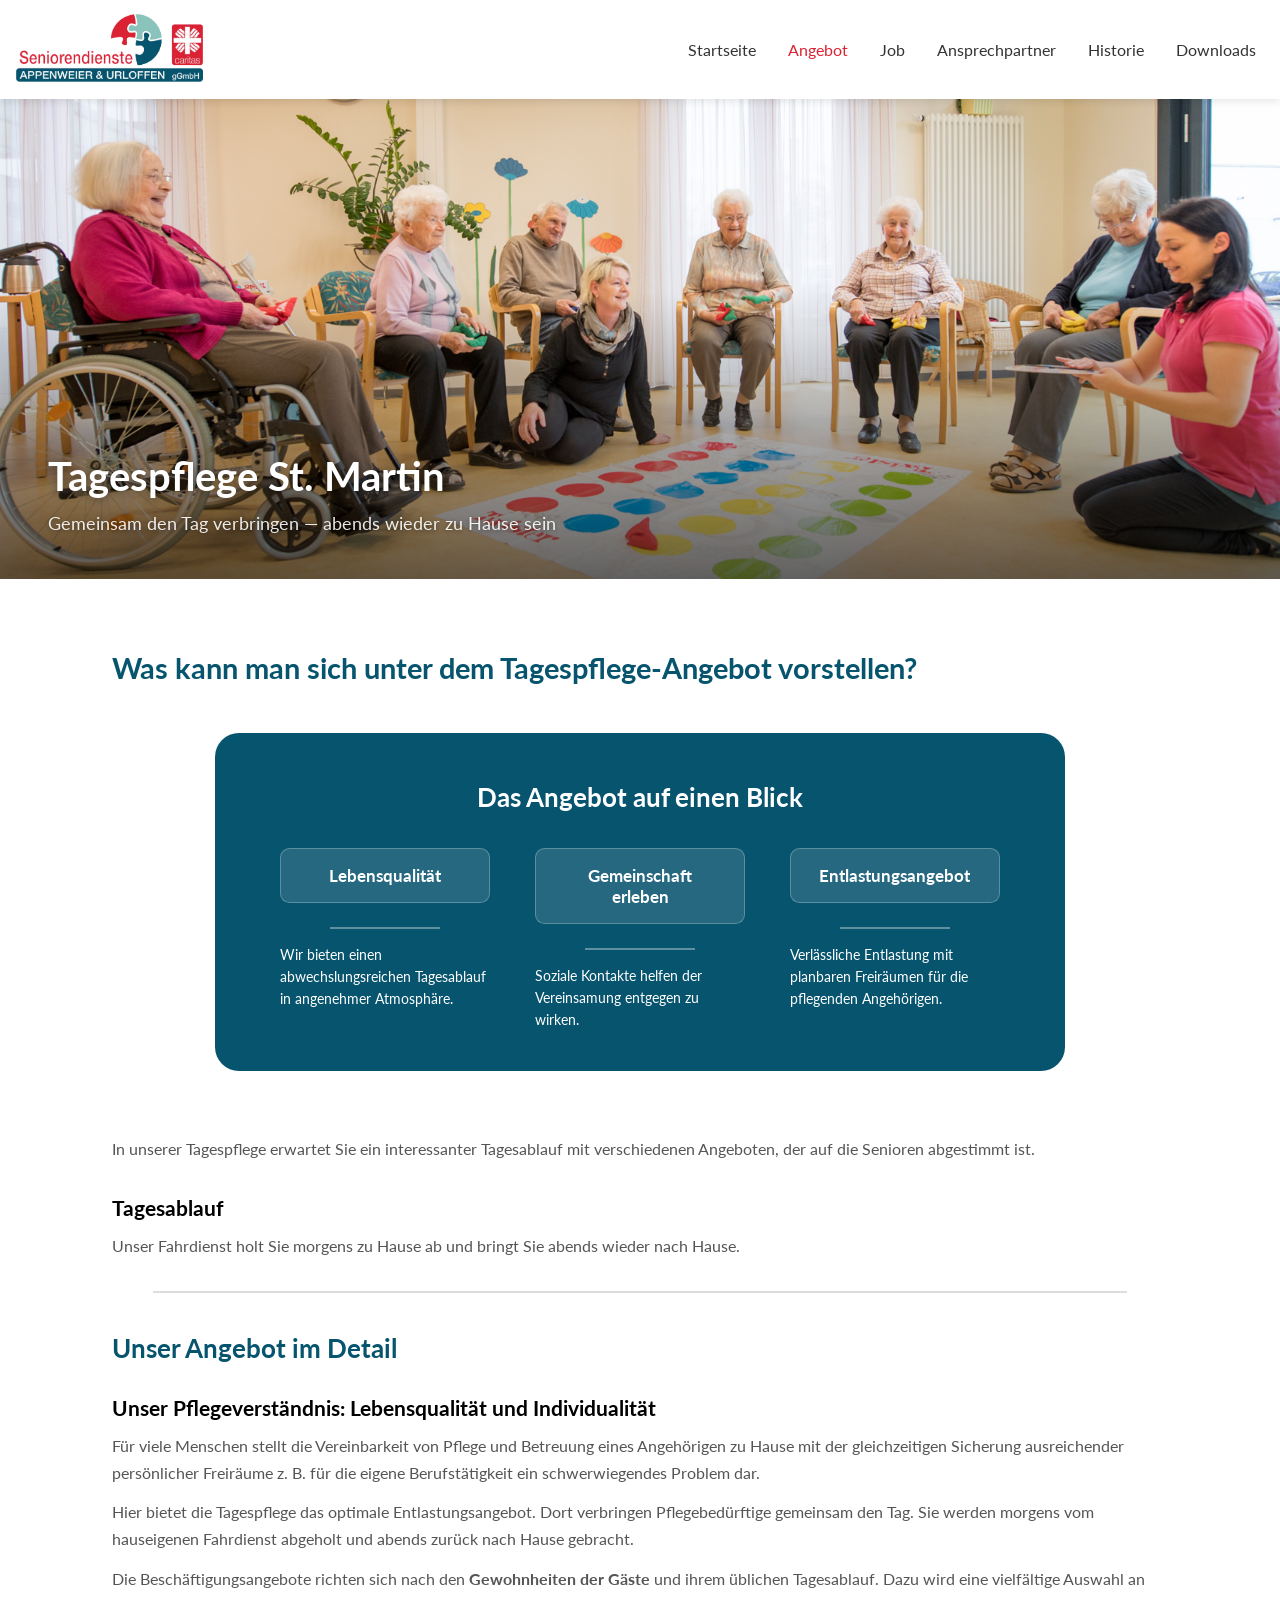
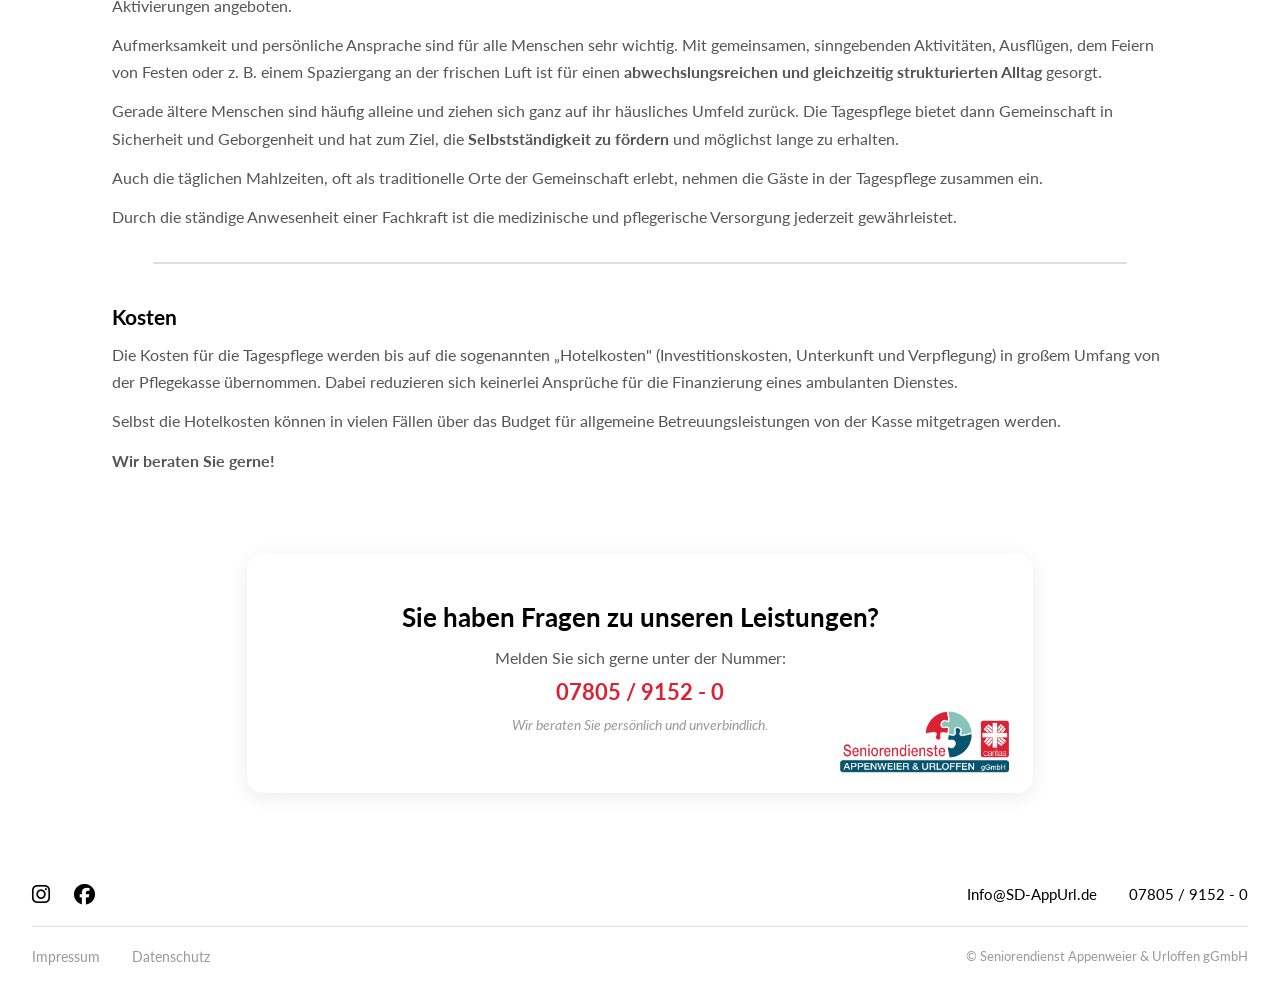
<file: html/tagespflege.html>
<!DOCTYPE html>
<html lang="de">
<head>
    <meta charset="UTF-8">
    <meta name="viewport" content="width=device-width, initial-scale=1.0">
    <title>Tagespflege St. Martin — Seniorendienste Appenweier &amp; Urloffen gGmbH</title>
    <link rel="preconnect" href="https://fonts.googleapis.com">
    <link rel="preconnect" href="https://fonts.gstatic.com" crossorigin>
    <link href="https://fonts.googleapis.com/css2?family=Lato:wght@400;700&display=swap" rel="stylesheet">
    <link rel="stylesheet" href="https://cdnjs.cloudflare.com/ajax/libs/font-awesome/6.5.1/css/all.min.css">
    <link rel="stylesheet" href="../css/style.css">
    <link rel="stylesheet" href="../css/pages/tagespflege.css">
</head>
<body>
    <nav class="navbar">
        <a href="../index.html" class="navbar-logo">
            <img src="../logo.png" alt="Seniorendienste Appenweier &amp; Urloffen">
        </a>
        <button class="hamburger" aria-label="Menü" aria-expanded="false">
            <span></span>
            <span></span>
            <span></span>
        </button>
        <ul class="nav-links">
            <li><a href="../index.html">Startseite</a></li>
            <li><a href="angebot.html" class="active">Angebot</a></li>
            <li><a href="#">Job</a></li>
            <li><a href="#">Ansprechpartner</a></li>
            <li><a href="#">Historie</a></li>
            <li><a href="#">Downloads</a></li>
        </ul>
    </nav>
    <div class="overlay"></div>

    <div class="hero-image hero-overlay">
        <img src="../images/tagespflege/tagespflege.jpg" alt="Tagespflege St. Martin">
        <div class="hero-text">
            <h1>Tagespflege St. Martin</h1>
            <p>Gemeinsam den Tag verbringen — abends wieder zu Hause sein</p>
        </div>
    </div>

    <main>
        <!-- Intro -->
        <div class="tp-intro">
            <h2>Was kann man sich unter dem Tagespflege-Angebot vorstellen?</h2>
        </div>

        <!-- Drei Säulen -->
        <div class="saeulen-box">
            <h3 class="saeulen-titel">Das Angebot auf einen Blick</h3>
            <div class="saeulen-cards">
                <div class="saeulen-card">
                    <span class="saeulen-label">Lebensqualität</span>
                    <span class="saeulen-line"></span>
                    <p>Wir bieten einen abwechslungsreichen Tagesablauf in angenehmer Atmosphäre.</p>
                </div>
                <div class="saeulen-card">
                    <span class="saeulen-label">Gemeinschaft erleben</span>
                    <span class="saeulen-line"></span>
                    <p>Soziale Kontakte helfen der Vereinsamung entgegen zu wirken.</p>
                </div>
                <div class="saeulen-card">
                    <span class="saeulen-label">Entlastungsangebot</span>
                    <span class="saeulen-line"></span>
                    <p>Verlässliche Entlastung mit planbaren Freiräumen für die pflegenden Angehörigen.</p>
                </div>
            </div>
        </div>

        <!-- Einleitung -->
        <div class="tp-textblock">
            <p>In unserer Tagespflege erwartet Sie ein interessanter Tagesablauf mit verschiedenen Angeboten, der auf die Senioren abgestimmt ist.</p>
        </div>

        <!-- Tagesablauf -->
        <div class="tp-textblock">
            <h3>Tagesablauf</h3>
            <p>Unser Fahrdienst holt Sie morgens zu Hause ab und bringt Sie abends wieder nach Hause.</p>
        </div>

        <hr class="tp-divider">

        <!-- Unser Angebot im Detail -->
        <div class="tp-textblock">
            <h2>Unser Angebot im Detail</h2>
        </div>

        <div class="tp-textblock">
            <h3>Unser Pflegeverständnis: Lebensqualität und Individualität</h3>
            <p>Für viele Menschen stellt die Vereinbarkeit von Pflege und Betreuung eines Angehörigen zu Hause mit der gleichzeitigen Sicherung ausreichender persönlicher Freiräume z. B. für die eigene Berufstätigkeit ein schwerwiegendes Problem dar.</p>
            <p>Hier bietet die Tagespflege das optimale Entlastungsangebot. Dort verbringen Pflegebedürftige gemeinsam den Tag. Sie werden morgens vom hauseigenen Fahrdienst abgeholt und abends zurück nach Hause gebracht.</p>
            <p>Die Beschäftigungsangebote richten sich nach den <strong>Gewohnheiten der Gäste</strong> und ihrem üblichen Tagesablauf. Dazu wird eine vielfältige Auswahl an Aktivierungen angeboten.</p>
            <p>Aufmerksamkeit und persönliche Ansprache sind für alle Menschen sehr wichtig. Mit gemeinsamen, sinngebenden Aktivitäten, Ausflügen, dem Feiern von Festen oder z. B. einem Spaziergang an der frischen Luft ist für einen <strong>abwechslungsreichen und gleichzeitig strukturierten Alltag</strong> gesorgt.</p>
            <p>Gerade ältere Menschen sind häufig alleine und ziehen sich ganz auf ihr häusliches Umfeld zurück. Die Tagespflege bietet dann Gemeinschaft in Sicherheit und Geborgenheit und hat zum Ziel, die <strong>Selbstständigkeit zu fördern</strong> und möglichst lange zu erhalten.</p>
            <p>Auch die täglichen Mahlzeiten, oft als traditionelle Orte der Gemeinschaft erlebt, nehmen die Gäste in der Tagespflege zusammen ein.</p>
            <p>Durch die ständige Anwesenheit einer Fachkraft ist die medizinische und pflegerische Versorgung jederzeit gewährleistet.</p>
        </div>

        <hr class="tp-divider">

        <!-- Kosten -->
        <div class="tp-textblock">
            <h3>Kosten</h3>
            <p>Die Kosten für die Tagespflege werden bis auf die sogenannten „Hotelkosten" (Investitionskosten, Unterkunft und Verpflegung) in großem Umfang von der Pflegekasse übernommen. Dabei reduzieren sich keinerlei Ansprüche für die Finanzierung eines ambulanten Dienstes.</p>
            <p>Selbst die Hotelkosten können in vielen Fällen über das Budget für allgemeine Betreuungsleistungen von der Kasse mitgetragen werden.</p>
            <p><strong>Wir beraten Sie gerne!</strong></p>
        </div>
    </main>

    <div class="fragen-wrapper">
        <div class="fragen-box">
            <div class="fragen-text">
                <h2>Sie haben Fragen zu unseren Leistungen?</h2>
                <p>Melden Sie sich gerne unter der Nummer:</p>
                <a href="tel:+497805915200" class="fragen-tel">07805 / 9152 - 0</a>
                <p class="fragen-hinweis">Wir beraten Sie persönlich und unverbindlich.</p>
            </div>
            <div class="fragen-logo">
                <img src="../logo.png" alt="Seniorendienste Logo">
            </div>
        </div>
    </div>

    <div class="footer-wrapper">
    <footer>
        <div class="footer-top">
            <div class="footer-icons">
                <a href="#" aria-label="Instagram"><i class="fab fa-instagram"></i></a>
                <a href="#" aria-label="Facebook"><i class="fab fa-facebook"></i></a>
            </div>
            <div class="footer-contact">
                <a href="mailto:Info@SD-AppUrl.de">Info@SD-AppUrl.de</a>
                <a href="tel:+497805915200">07805 / 9152 - 0</a>
            </div>
        </div>
        <hr class="footer-divider">
        <div class="footer-bottom">
            <div class="footer-links">
                <a href="#">Impressum</a>
                <a href="#">Datenschutz</a>
            </div>
            <p>&copy; Seniorendienst Appenweier &amp; Urloffen gGmbH</p>
        </div>
    </footer>
    </div>

    <script src="../js/main.js"></script>
    <script src="../js/pages/tagespflege.js"></script>
</body>
</html>
</file>
<file: css/style.css>
* {
    margin: 0;
    padding: 0;
    box-sizing: border-box;
}

html {
    font-size: 100%;
}

body {
    font-family: 'Lato', sans-serif;
    font-size: 1rem;
    background-color: #fff;
    color: #444;
}

h1 {
    font-size: clamp(1.5rem, 3.5vw, 2.25rem);
    color: #db2234;
    margin-bottom: 1.5rem;
}

p {
    line-height: 1.7;
    color: #555;
}

.navbar {
    background-color: #fff;
    padding: 0.5rem 1rem;
    display: flex;
    align-items: center;
    justify-content: space-between;
    box-shadow: 0 2px 8px rgba(0, 0, 0, 0.1);
    touch-action: manipulation;
    position: sticky;
    top: 0;
    z-index: 100;
    transition: padding 0.3s;
}

.navbar.scrolled {
    padding: 0.2rem 1rem;
}

.navbar-logo img {
    height: 5rem;
    transition: height 0.3s;
}

.navbar.scrolled .navbar-logo img {
    height: 3.5rem;
}

.hamburger {
    display: none;
    background: none;
    border: none;
    cursor: pointer;
    padding: 0.5rem;
    flex-direction: column;
    gap: 5px;
    touch-action: manipulation;
}

.hamburger span {
    display: block;
    width: 25px;
    height: 3px;
    background-color: #333;
    transition: transform 0.3s, opacity 0.3s;
}

.hamburger.active span:nth-child(1) {
    transform: translateY(8px) rotate(45deg);
}

.hamburger.active span:nth-child(2) {
    opacity: 0;
}

.hamburger.active span:nth-child(3) {
    transform: translateY(-8px) rotate(-45deg);
}

.nav-links {
    list-style: none;
    display: flex;
    gap: 1rem;
}

.navbar li a {
    display: block;
    color: #333;
    text-decoration: none;
    padding: 1rem 0.5rem;
    font-size: 1rem;
}

.navbar li a:hover {
    color: #db2234;
}

.navbar li a.active {
    color: #db2234;
}

/* Dropdown Menü (Checkbox-Ansatz) */
.nav-dropdown {
    position: relative;
}

.dropdown-checkbox {
    display: none;
}

.dropdown-label {
    display: block;
    color: #333;
    text-decoration: none;
    padding: 1rem 0.5rem;
    font-size: 1rem;
    cursor: pointer;
    user-select: none;
    display: flex;
    align-items: center;
    gap: 0.3rem;
}

.dropdown-label:hover {
    color: #db2234;
}

.dropdown-pfeil {
    width: 0.7em;
    height: 0.7em;
    fill: currentColor;
    transition: transform 0.3s;
    transform: rotate(90deg);
}

.dropdown-checkbox:checked ~ .dropdown-label {
    color: #db2234;
}

.dropdown-checkbox:checked ~ .dropdown-label .dropdown-pfeil {
    transform: rotate(270deg);
}

.dropdown-menu {
    display: none;
    position: absolute;
    top: 100%;
    left: 0;
    background-color: #fff;
    box-shadow: 0 4px 16px rgba(0, 0, 0, 0.1);
    border-radius: 0.5rem;
    list-style: none;
    min-width: 200px;
    padding: 0.5rem 0;
    z-index: 200;
}

.dropdown-checkbox:checked ~ .dropdown-menu {
    display: block;
}

.dropdown-menu li a {
    padding: 0.6rem 1.2rem;
    font-size: 0.9rem;
    white-space: nowrap;
    color: #333;
}

.dropdown-menu li a:hover {
    background-color: #f5f5f5;
    color: #db2234;
}

.overlay {
    position: fixed;
    top: 0;
    left: 0;
    right: 0;
    bottom: 0;
    background-color: rgba(0, 0, 0, 0.5);
    z-index: 50;
    opacity: 0;
    visibility: hidden;
    transition: opacity 0.3s, visibility 0.3s;
}

.overlay.active {
    opacity: 1;
    visibility: visible;
}

.hero-image {
    width: 100%;
    max-height: 30rem;
    overflow: hidden;
}

.hero-image img {
    width: 100%;
    height: 30rem;
    object-fit: cover;
    display: block;
}

main {
    max-width: 1400px;
    margin: 0 auto;
    padding: 3rem 2rem;
}

.zurueck-wrap {
    display: flex;
    justify-content: flex-end;
    margin-bottom: 1rem;
}

.zurueck-btn {
    display: inline-flex;
    align-items: center;
    gap: 0.4rem;
    padding: 0.5rem 1.2rem;
    background-color: #07546e;
    color: #fff;
    text-decoration: none;
    border-radius: 0.4rem;
    font-size: 0.9rem;
    font-weight: 700;
    transition: background-color 0.2s;
}

.zurueck-btn:hover {
    background-color: #053d50;
}

@media (orientation: landscape) and (min-width: 769px) {
    main {
        padding: 3rem 7rem;
    }
}

/* Haben Sie Fragen Box */
.fragen-wrapper {
    max-width: 850px;
    margin: 0 auto;
    padding: 0 2rem 3rem;
}

.fragen-box {
    background-color: #fff;
    border-radius: 1rem;
    box-shadow: 0 4px 20px rgba(0, 0, 0, 0.08);
    padding: 3rem;
    position: relative;
    min-height: 10rem;
}

.fragen-text {
    flex: 1;
    text-align: center;
}

.fragen-text h2 {
    font-size: clamp(1.2rem, 2.5vw, 1.6rem);
    color: #000;
    margin-bottom: 0.75rem;
    font-weight: 700;
}

.fragen-text p {
    color: #555;
    margin-bottom: 0.5rem;
    font-size: 1rem;
}

.fragen-text .fragen-tel {
    color: #db2234;
    font-weight: 700;
    font-size: clamp(1.1rem, 2vw, 1.35rem);
    text-decoration: none;
    display: inline-block;
    margin-bottom: 0.5rem;
}

.fragen-text .fragen-tel:hover {
    opacity: 0.8;
}

.fragen-text .fragen-hinweis {
    color: #999;
    font-style: italic;
    font-size: 0.9rem;
}

.fragen-logo {
    position: absolute;
    bottom: 0.75rem;
    right: 1.5rem;
}

.fragen-logo img {
    height: 4.5rem;
}

@media (max-width: 768px) {
    .fragen-box {
        padding: 2rem 1.5rem 5rem;
    }

    .fragen-logo {
        bottom: 1rem;
        right: 1rem;
    }

    .fragen-logo img {
        height: 3.5rem;
    }
}

.footer-wrapper {
    background-color: #fff;
    width: 100%;
}

footer {
    max-width: 1400px;
    margin: 0 auto;
    padding: 2.5rem 2rem;
    display: flex;
    flex-direction: column;
    gap: 1.2rem;
}

.footer-top {
    display: flex;
    justify-content: space-between;
    align-items: center;
    width: 100%;
}

.footer-bottom {
    display: flex;
    justify-content: space-between;
    align-items: center;
    width: 100%;
}

.footer-divider {
    border: none;
    border-top: 1px solid #ddd;
    width: 100%;
}

.footer-icons {
    display: flex;
    gap: 1.5rem;
}

.footer-icons a {
    color: #000;
    font-size: 1.3rem;
    text-decoration: none;
}

.footer-icons a:hover {
    color: #db2234;
}

.footer-contact {
    display: flex;
    gap: 2rem;
}

.footer-contact a {
    color: #000;
    text-decoration: none;
    font-weight: 400;
    font-size: 0.95rem;
}

.footer-contact a:hover {
    color: #db2234;
}

.footer-links {
    display: flex;
    gap: 2rem;
}

.footer-links a {
    color: #999;
    text-decoration: none;
    font-size: 0.9rem;
}

.footer-links a:hover {
    color: #db2234;
}

footer p {
    color: #999;
    margin: 0;
    font-size: 0.8rem;
}

@media (max-width: 768px) {
    .hamburger {
        display: flex;
    }

    .nav-links {
        display: none;
        flex-direction: column;
        align-items: center;
        position: absolute;
        top: 100%;
        left: 0;
        right: 0;
        background-color: #fff;
        padding: 0.5rem 0 1.5rem 38%;
    }

    .nav-links li,
    .nav-links .nav-dropdown {
        width: 15rem;
        text-align: left;
    }

    .nav-links.open {
        display: flex;
    }

    .navbar li a {
        padding: 0.5rem 0.5rem;
    }

    .dropdown-label {
        padding: 0.5rem 0.5rem;
        justify-content: flex-start;
    }

    .dropdown-checkbox:checked ~ .dropdown-menu {
        position: static;
        box-shadow: none;
        border-radius: 0;
        padding: 0;
        min-width: 0;
        width: 100%;
    }

    .dropdown-checkbox:checked ~ .dropdown-menu li a {
        padding: 0.4rem 0.5rem;
        padding-left: 3rem;
        font-size: 1rem;
        color: #666;
    }

    .footer-top {
        flex-direction: column;
        align-items: center;
        gap: 1rem;
    }

    .footer-bottom {
        flex-direction: column;
        align-items: center;
        gap: 0.5rem;
    }
}
</file>
<file: css/pages/index.css>
/* Seitenspezifische Styles für index.html */

.intro-section {
    display: flex;
    gap: 3rem;
    align-items: center;
}

.intro-text {
    flex: 1;
}

.intro-image {
    flex: 0 0 38%;
    position: relative;
    padding-left: 1rem;
}

.intro-image::before {
    content: '';
    position: absolute;
    top: 0;
    left: 0;
    width: 4px;
    height: 100%;
    background-color: #db2234;
    border-radius: 2px;
}

.intro-image img {
    width: 100%;
    border-radius: 0.75rem;
    box-shadow: 0 8px 24px rgba(0, 0, 0, 0.12);
    display: block;
}

@media (max-width: 768px) {
    .intro-section {
        flex-direction: column;
        gap: 2rem;
    }

    .intro-image {
        flex: none;
        width: 100%;
    }
}
</file>
<file: style.css>
* {
    margin: 0;
    padding: 0;
    box-sizing: border-box;
}

html {
    font-size: 100%;
}

body {
    font-family: 'Lato', sans-serif;
    font-size: 1rem;
    background-color: #fff;
    color: #444;
}

h1 {
    font-size: clamp(1.5rem, 3.5vw, 2.25rem);
    color: #db2234;
    margin-bottom: 1.5rem;
}

p {
    line-height: 1.7;
    color: #555;
}

.navbar {
    background-color: #fff;
    padding: 0.5rem 1rem;
    display: flex;
    align-items: center;
    justify-content: space-between;
    box-shadow: 0 2px 8px rgba(0, 0, 0, 0.1);
    touch-action: manipulation;
    position: sticky;
    top: 0;
    z-index: 100;
    transition: padding 0.3s;
}

.navbar.scrolled {
    padding: 0.2rem 1rem;
}

.navbar-logo img {
    height: 5rem;
    transition: height 0.3s;
}

.navbar.scrolled .navbar-logo img {
    height: 3.5rem;
}

.hamburger {
    display: none;
    background: none;
    border: none;
    cursor: pointer;
    padding: 0.5rem;
    flex-direction: column;
    gap: 5px;
    touch-action: manipulation;
}

.hamburger span {
    display: block;
    width: 25px;
    height: 3px;
    background-color: #333;
    transition: transform 0.3s, opacity 0.3s;
}

.hamburger.active span:nth-child(1) {
    transform: translateY(8px) rotate(45deg);
}

.hamburger.active span:nth-child(2) {
    opacity: 0;
}

.hamburger.active span:nth-child(3) {
    transform: translateY(-8px) rotate(-45deg);
}

.nav-links {
    list-style: none;
    display: flex;
    gap: 1rem;
}

.navbar li a {
    display: block;
    color: #333;
    text-decoration: none;
    padding: 1rem 0.5rem;
    font-size: 1rem;
}

.navbar li a:hover {
    color: #db2234;
}

.navbar li a.active {
    color: #db2234;
}

.overlay {
    position: fixed;
    top: 0;
    left: 0;
    right: 0;
    bottom: 0;
    background-color: rgba(0, 0, 0, 0.5);
    z-index: 50;
    opacity: 0;
    visibility: hidden;
    transition: opacity 0.3s, visibility 0.3s;
}

.overlay.active {
    opacity: 1;
    visibility: visible;
}

.hero-image {
    width: 100%;
    max-height: 30rem;
    overflow: hidden;
}

.hero-image img {
    width: 100%;
    height: 30rem;
    object-fit: cover;
    display: block;
}

main {
    max-width: 1400px;
    margin: 0 auto;
    padding: 3rem 2rem;
}

@media (orientation: landscape) and (min-width: 769px) {
    main {
        padding: 3rem 7rem;
    }
}

/* Haben Sie Fragen Box */
.fragen-wrapper {
    max-width: 850px;
    margin: 0 auto;
    padding: 0 2rem 3rem;
}

.fragen-box {
    background-color: #fff;
    border-radius: 1rem;
    box-shadow: 0 4px 20px rgba(0, 0, 0, 0.08);
    padding: 3rem;
    position: relative;
    min-height: 10rem;
}

.fragen-text {
    flex: 1;
    text-align: center;
}

.fragen-text h2 {
    font-size: clamp(1.2rem, 2.5vw, 1.6rem);
    color: #000;
    margin-bottom: 0.75rem;
    font-weight: 700;
}

.fragen-text p {
    color: #555;
    margin-bottom: 0.5rem;
    font-size: 1rem;
}

.fragen-text .fragen-tel {
    color: #db2234;
    font-weight: 700;
    font-size: clamp(1.1rem, 2vw, 1.35rem);
    text-decoration: none;
    display: inline-block;
    margin-bottom: 0.5rem;
}

.fragen-text .fragen-tel:hover {
    opacity: 0.8;
}

.fragen-text .fragen-hinweis {
    color: #999;
    font-style: italic;
    font-size: 0.9rem;
}

.fragen-logo {
    position: absolute;
    bottom: 0.75rem;
    right: 1.5rem;
}

.fragen-logo img {
    height: 4.5rem;
}

@media (max-width: 768px) {
    .fragen-box {
        padding: 2rem 1.5rem 5rem;
    }

    .fragen-logo {
        bottom: 1rem;
        right: 1rem;
    }

    .fragen-logo img {
        height: 3.5rem;
    }
}

.footer-wrapper {
    background-color: #fff;
    width: 100%;
}

footer {
    max-width: 1400px;
    margin: 0 auto;
    padding: 2.5rem 2rem;
    display: flex;
    flex-direction: column;
    gap: 1.2rem;
}

.footer-top {
    display: flex;
    justify-content: space-between;
    align-items: center;
    width: 100%;
}

.footer-bottom {
    display: flex;
    justify-content: space-between;
    align-items: center;
    width: 100%;
}

.footer-divider {
    border: none;
    border-top: 1px solid #ddd;
    width: 100%;
}

.footer-icons {
    display: flex;
    gap: 1.5rem;
}

.footer-icons a {
    color: #000;
    font-size: 1.3rem;
    text-decoration: none;
}

.footer-icons a:hover {
    color: #db2234;
}

.footer-contact {
    display: flex;
    gap: 2rem;
}

.footer-contact a {
    color: #000;
    text-decoration: none;
    font-weight: 400;
    font-size: 0.95rem;
}

.footer-contact a:hover {
    color: #db2234;
}

.footer-links {
    display: flex;
    gap: 2rem;
}

.footer-links a {
    color: #999;
    text-decoration: none;
    font-size: 0.9rem;
}

.footer-links a:hover {
    color: #db2234;
}

footer p {
    color: #999;
    margin: 0;
    font-size: 0.8rem;
}

@media (max-width: 768px) {
    .hamburger {
        display: flex;
    }

    .nav-links {
        display: none;
        flex-direction: column;
        align-items: center;
        position: absolute;
        top: 100%;
        left: 0;
        right: 0;
        background-color: #fff;
        padding: 0.5rem 0 1.5rem;
    }

    .nav-links.open {
        display: flex;
    }

    .navbar li a {
        padding: 0.5rem 0.5rem;
    }

    .footer-top {
        flex-direction: column;
        align-items: center;
        gap: 1rem;
    }

    .footer-bottom {
        flex-direction: column;
        align-items: center;
        gap: 0.5rem;
    }
}
</file>
<file: myangebot.css>
/* Angebotsseite - Puzzle Layout */

.puzzle-container {
    display: flex;
    gap: 3rem;
    align-items: flex-start;
    margin-top: 2rem;
}

/* Legende links */
.puzzle-legende {
    min-width: 280px;
    display: flex;
    flex-direction: column;
    gap: 0.6rem;
    padding-top: 2rem;
}

.legende-item {
    display: flex;
    align-items: center;
    gap: 0.75rem;
    font-size: 0.95rem;
    color: #333;
}

.legende-nummer {
    height: 2rem;
    width: 2rem;
    min-width: 2rem;
    border-radius: 50%;
    display: flex;
    justify-content: center;
    align-items: center;
    color: #fff;
    font-size: 0.9rem;
    font-weight: 700;
    background-color: #db2234;
}

/* Puzzle-Kreis Bereich */
.puzzle-kreis {
    position: relative;
    width: 800px;
    height: 800px;
    flex-shrink: 0;
}

.puzzle-bilder {
    list-style: none;
    margin: 0;
    padding: 0;
}

.puzzle-teil {
    position: absolute;
}

.puzzle-bild-wrap {
    position: relative;
    cursor: pointer;
}

.puzzle-bild-wrap img {
    filter: brightness(75%);
    transition: transform 0.4s, filter 0.4s;
}

.puzzle-bild-wrap:hover img {
    transform: scale(1.08);
    filter: brightness(100%);
    z-index: 10;
}

/* Positionen der 8 Puzzleteile im Kreis */
.p1 { top: 75px; left: 350px; }
.p2 { top: 185px; left: 490px; }
.p3 { top: 430px; left: 500px; }
.p4 { top: 80px; left: 170px; }
.p5 { top: 200px; left: 60px; }
.p6 { top: 400px; left: 55px; }
.p7 { top: 570px; left: 190px; }
.p8 { top: 555px; left: 430px; }

.p1 img { height: 250px; }
.p2 img { height: 315px; }
.p3 img { height: 272px; }
.p4 img { height: 260px; }
.p5 img { height: 272px; }
.p6 img { height: 316px; }
.p7 img { height: 247px; }
.p8 img { height: 261px; }

/* Nummern auf den Puzzleteilen */
.puzzle-nr {
    position: absolute;
    height: 2rem;
    width: 2rem;
    border-radius: 50%;
    display: flex;
    justify-content: center;
    align-items: center;
    color: #fff;
    font-size: 0.9rem;
    font-weight: 700;
    background-color: #db2234;
    z-index: 15;
    box-shadow: 0 2px 6px rgba(0, 0, 0, 0.3);
}

/* Nummern-Positionen auf den Puzzleteilen */
.p1 .puzzle-nr { top: 15px; left: 30px; }
.p2 .puzzle-nr { top: 30px; left: 130px; }
.p3 .puzzle-nr { top: 15px; left: 200px; }
.p4 .puzzle-nr { top: 105px; left: 25px; }
.p5 .puzzle-nr { top: 225px; left: 15px; }
.p6 .puzzle-nr { top: 255px; left: 100px; }
.p7 .puzzle-nr { top: 195px; left: 215px; }
.p8 .puzzle-nr { top: 123px; left: 243px; }

/* Info-Kreis in der Mitte */
.puzzle-info-kreis {
    position: absolute;
    top: 290px;
    left: 230px;
    width: 300px;
    height: 300px;
    border: 4px solid #db2234;
    border-radius: 50%;
    display: flex;
    justify-content: center;
    align-items: center;
    z-index: 20;
    background-color: rgba(255, 255, 255, 0.95);
}

.puzzle-info {
    display: none;
    text-align: center;
    padding: 1.5rem;
    animation: fadeIn 0.4s ease;
}

.puzzle-info.active {
    display: block;
}

.puzzle-info h3 {
    color: #db2234;
    font-size: 1.1rem;
    margin-bottom: 0.5rem;
    line-height: 1.3;
}

.puzzle-info p {
    color: #555;
    font-size: 0.85rem;
    line-height: 1.5;
}

@keyframes fadeIn {
    from { opacity: 0; }
    to { opacity: 1; }
}
</file>
<file: mytagespflege.css>
/* Hero mit Text-Overlay (shared mit Altenpflegeheim) */
.hero-overlay {
    position: relative;
}

.hero-overlay::after {
    content: '';
    position: absolute;
    bottom: 0;
    left: 0;
    right: 0;
    height: 60%;
    background: linear-gradient(to top, rgba(0, 0, 0, 0.6), transparent);
    pointer-events: none;
}

.hero-text {
    position: absolute;
    bottom: 2.5rem;
    left: 3rem;
    z-index: 2;
    color: #fff;
}

.hero-text h1 {
    color: #fff;
    font-size: clamp(1.5rem, 4vw, 2.5rem);
    margin-bottom: 0.5rem;
    text-shadow: 0 2px 8px rgba(0, 0, 0, 0.4);
}

.hero-text p {
    color: rgba(255, 255, 255, 0.9);
    font-size: clamp(0.9rem, 2vw, 1.15rem);
    text-shadow: 0 1px 4px rgba(0, 0, 0, 0.4);
}

/* Intro */
.tp-intro {
    text-align: left;
    margin-bottom: 3rem;
    padding-top: 1.5rem;
}

.tp-intro h2 {
    font-size: clamp(1.3rem, 3vw, 1.8rem);
    color: #07546e;
    margin-bottom: 0.3rem;
}

/* Drei Säulen Box */
.saeulen-box {
    background-color: #07546e;
    border-radius: 1.5rem;
    padding: 3rem 3rem 2.5rem;
    text-align: center;
    margin-bottom: 4rem;
    max-width: 850px;
    margin-left: auto;
    margin-right: auto;
}

.saeulen-titel {
    font-size: clamp(1.3rem, 2.5vw, 1.65rem);
    color: #fff;
    font-weight: 700;
    margin-bottom: 2.2rem;
}

.saeulen-cards {
    display: flex;
    gap: 2.8rem;
    max-width: 720px;
    margin: 0 auto;
}

.saeulen-card {
    flex: 1;
}

.saeulen-label {
    display: flex;
    align-items: center;
    justify-content: center;
    background-color: rgba(255, 255, 255, 0.12);
    border: 1px solid rgba(255, 255, 255, 0.25);
    color: #fff;
    font-weight: 700;
    padding: 1rem 1.5rem;
    border-radius: 0.6rem;
    font-size: 1.05rem;
    margin-bottom: 1.3rem;
}

.saeulen-card .saeulen-line {
    display: block;
    width: 110px;
    height: 2px;
    background-color: rgba(255, 255, 255, 0.35);
    margin: 1.5rem auto 1rem;
}

.saeulen-card p {
    font-size: 0.85rem;
    color: #fff;
    line-height: 1.6;
    text-align: left;
}

/* Textblöcke */
.tp-textblock {
    margin-bottom: 2rem;
}

.tp-textblock h2 {
    font-size: clamp(1.2rem, 2.5vw, 1.6rem);
    color: #07546e;
    margin-bottom: 0.75rem;
}

.tp-textblock h3 {
    font-size: clamp(1.1rem, 2vw, 1.3rem);
    color: #000;
    font-weight: 700;
    margin-bottom: 0.75rem;
}

.tp-textblock p {
    margin-bottom: 0.75rem;
    line-height: 1.7;
}

/* Trennlinie */
.tp-divider {
    border: none;
    border-top: 2px solid #ddd;
    margin: 1.5rem 41px 2.5rem;
}

/* Mobile */
@media (max-width: 768px) {
    .hero-text {
        bottom: 1.5rem;
        left: 1.5rem;
        right: 1.5rem;
    }

    .saeulen-box {
        padding: 2rem 1.5rem;
    }

    .saeulen-cards {
        flex-direction: column;
        gap: 1.2rem;
    }
}
</file>
<file: css/pages/angebot.css>
/* Angebotsseite - Puzzle Layout */

.puzzle-container {
    display: flex;
    gap: 3rem;
    align-items: flex-start;
    margin-top: 2rem;
}

/* Legende links */
.puzzle-legende {
    min-width: 280px;
    display: flex;
    flex-direction: column;
    gap: 0.6rem;
    padding-top: 2rem;
}

.legende-item {
    display: flex;
    align-items: center;
    gap: 0.75rem;
    font-size: 0.95rem;
    color: #333;
}

.legende-nummer {
    height: 2rem;
    width: 2rem;
    min-width: 2rem;
    border-radius: 50%;
    display: flex;
    justify-content: center;
    align-items: center;
    color: #fff;
    font-size: 0.9rem;
    font-weight: 700;
    background-color: #db2234;
}

/* Puzzle-Kreis Bereich */
.puzzle-kreis {
    position: relative;
    width: 800px;
    height: 800px;
    flex-shrink: 0;
}

.puzzle-bilder {
    list-style: none;
    margin: 0;
    padding: 0;
}

.puzzle-teil {
    position: absolute;
}

.puzzle-bild-wrap {
    position: relative;
    cursor: pointer;
}

.puzzle-bild-wrap img {
    filter: brightness(75%);
    transition: transform 0.4s, filter 0.4s;
}

.puzzle-bild-wrap:hover img {
    transform: scale(1.08);
    filter: brightness(100%);
    z-index: 10;
}

/* Positionen der 8 Puzzleteile im Kreis */
.p1 { top: 75px; left: 350px; }
.p2 { top: 185px; left: 490px; }
.p3 { top: 430px; left: 500px; }
.p4 { top: 80px; left: 170px; }
.p5 { top: 200px; left: 60px; }
.p6 { top: 400px; left: 55px; }
.p7 { top: 570px; left: 190px; }
.p8 { top: 555px; left: 430px; }

.p1 img { height: 250px; }
.p2 img { height: 315px; }
.p3 img { height: 272px; }
.p4 img { height: 260px; }
.p5 img { height: 272px; }
.p6 img { height: 316px; }
.p7 img { height: 247px; }
.p8 img { height: 261px; }

/* Nummern auf den Puzzleteilen */
.puzzle-nr {
    position: absolute;
    height: 2rem;
    width: 2rem;
    border-radius: 50%;
    display: flex;
    justify-content: center;
    align-items: center;
    color: #fff;
    font-size: 0.9rem;
    font-weight: 700;
    background-color: #db2234;
    z-index: 15;
    box-shadow: 0 2px 6px rgba(0, 0, 0, 0.3);
}

/* Nummern-Positionen auf den Puzzleteilen */
.p1 .puzzle-nr { top: 15px; left: 30px; }
.p2 .puzzle-nr { top: 30px; left: 130px; }
.p3 .puzzle-nr { top: 15px; left: 200px; }
.p4 .puzzle-nr { top: 105px; left: 25px; }
.p5 .puzzle-nr { top: 225px; left: 15px; }
.p6 .puzzle-nr { top: 255px; left: 100px; }
.p7 .puzzle-nr { top: 195px; left: 215px; }
.p8 .puzzle-nr { top: 123px; left: 243px; }

/* Info-Kreis in der Mitte */
.puzzle-info-kreis {
    position: absolute;
    top: 290px;
    left: 230px;
    width: 300px;
    height: 300px;
    border: 4px solid #db2234;
    border-radius: 50%;
    display: flex;
    justify-content: center;
    align-items: center;
    z-index: 20;
    background-color: rgba(255, 255, 255, 0.95);
}

.puzzle-info {
    display: none;
    text-align: center;
    padding: 1.5rem;
    animation: fadeIn 0.4s ease;
}

.puzzle-info.active {
    display: block;
}

.puzzle-info h3 {
    color: #db2234;
    font-size: 1.1rem;
    margin-bottom: 0.5rem;
    line-height: 1.3;
}

.puzzle-info p {
    color: #555;
    font-size: 0.85rem;
    line-height: 1.5;
}

@keyframes fadeIn {
    from { opacity: 0; }
    to { opacity: 1; }
}
</file>
<file: css/pages/ansprechpartner.css>
/* Ansprechpartner Seite — Variante 3: Foto oben, Akzent-Balken */

.ap-section {
    margin-bottom: 2.5rem;
}

.ap-section h2 {
    color: #07546e;
    font-size: clamp(1.2rem, 2.5vw, 1.6rem);
    margin-bottom: 1.5rem;
}

.ap-grid {
    display: grid;
    grid-template-columns: repeat(3, 1fr);
    gap: 2rem;
}

.ap-card {
    background: #fff;
    border-radius: 0.75rem;
    box-shadow: 0 2px 12px rgba(0, 0, 0, 0.08);
    overflow: hidden;
    transition: transform 0.3s, box-shadow 0.3s;
}

.ap-card:hover {
    transform: translateY(-4px);
    box-shadow: 0 6px 24px rgba(0, 0, 0, 0.14);
}

.ap-foto img {
    width: 100%;
    height: 220px;
    object-fit: cover;
    display: block;
}

.ap-akzent {
    height: 4px;
    background: #8ac3bc;
}

.ap-body {
    padding: 1.2rem 1.5rem 1.5rem;
}

.ap-body .ap-name {
    font-size: 1.1rem;
    font-weight: 700;
    color: #000;
    margin-bottom: 0.15rem;
}

.ap-body .ap-funktion {
    font-size: 0.95rem;
    color: #07546e;
    font-weight: 700;
    margin-bottom: 0.8rem;
}

.ap-kontakt p {
    color: #555;
    font-size: 0.85rem;
    line-height: 2;
    margin: 0;
}

.ap-kontakt i {
    color: #07546e;
    width: 1.2rem;
    text-align: center;
    margin-right: 0.3rem;
}

.ap-divider {
    border: none;
    border-top: 2px solid #ddd;
    margin: 1.5rem 41px 2.5rem;
}

@media (max-width: 900px) {
    .ap-grid {
        grid-template-columns: repeat(2, 1fr);
    }
}

@media (max-width: 550px) {
    .ap-grid {
        grid-template-columns: 1fr;
        max-width: 350px;
        margin: 0 auto;
    }
}
</file>
<file: css/pages/tagespflege.css>
/* Hero mit Text-Overlay (shared mit Altenpflegeheim) */
.hero-overlay {
    position: relative;
}

.hero-overlay::after {
    content: '';
    position: absolute;
    bottom: 0;
    left: 0;
    right: 0;
    height: 60%;
    background: linear-gradient(to top, rgba(0, 0, 0, 0.6), transparent);
    pointer-events: none;
}

.hero-text {
    position: absolute;
    bottom: 2.5rem;
    left: 3rem;
    z-index: 2;
    color: #fff;
}

.hero-text h1 {
    color: #fff;
    font-size: clamp(1.5rem, 4vw, 2.5rem);
    margin-bottom: 0.5rem;
    text-shadow: 0 2px 8px rgba(0, 0, 0, 0.4);
}

.hero-text p {
    color: rgba(255, 255, 255, 0.9);
    font-size: clamp(0.9rem, 2vw, 1.15rem);
    text-shadow: 0 1px 4px rgba(0, 0, 0, 0.4);
}

/* Intro */
.tp-intro {
    text-align: left;
    margin-bottom: 3rem;
    padding-top: 1.5rem;
}

.tp-intro h2 {
    font-size: clamp(1.3rem, 3vw, 1.8rem);
    color: #07546e;
    margin-bottom: 0.3rem;
}

/* Drei Säulen Box */
.saeulen-box {
    background-color: #07546e;
    border-radius: 1.5rem;
    padding: 3rem 3rem 2.5rem;
    text-align: center;
    margin-bottom: 4rem;
    max-width: 850px;
    margin-left: auto;
    margin-right: auto;
}

.saeulen-titel {
    font-size: clamp(1.3rem, 2.5vw, 1.65rem);
    color: #fff;
    font-weight: 700;
    margin-bottom: 2.2rem;
}

.saeulen-cards {
    display: flex;
    gap: 2.8rem;
    max-width: 720px;
    margin: 0 auto;
}

.saeulen-card {
    flex: 1;
}

.saeulen-label {
    display: flex;
    align-items: center;
    justify-content: center;
    background-color: rgba(255, 255, 255, 0.12);
    border: 1px solid rgba(255, 255, 255, 0.25);
    color: #fff;
    font-weight: 700;
    padding: 1rem 1.5rem;
    border-radius: 0.6rem;
    font-size: 1.05rem;
    margin-bottom: 1.3rem;
}

.saeulen-card .saeulen-line {
    display: block;
    width: 110px;
    height: 2px;
    background-color: rgba(255, 255, 255, 0.35);
    margin: 1.5rem auto 1rem;
}

.saeulen-card p {
    font-size: 0.85rem;
    color: #fff;
    line-height: 1.6;
    text-align: left;
}

/* Textblöcke */
.tp-textblock {
    margin-bottom: 2rem;
}

.tp-textblock h2 {
    font-size: clamp(1.2rem, 2.5vw, 1.6rem);
    color: #07546e;
    margin-bottom: 0.75rem;
}

.tp-textblock h3 {
    font-size: clamp(1.1rem, 2vw, 1.3rem);
    color: #000;
    font-weight: 700;
    margin-bottom: 0.75rem;
}

.tp-textblock p {
    margin-bottom: 0.75rem;
    line-height: 1.7;
}

/* Trennlinie */
.tp-divider {
    border: none;
    border-top: 2px solid #ddd;
    margin: 1.5rem 41px 2.5rem;
}

/* Mobile */
@media (max-width: 768px) {
    .hero-text {
        bottom: 1.5rem;
        left: 1.5rem;
        right: 1.5rem;
    }

    .saeulen-box {
        padding: 2rem 1.5rem;
    }

    .saeulen-cards {
        flex-direction: column;
        gap: 1.2rem;
    }
}
</file>
